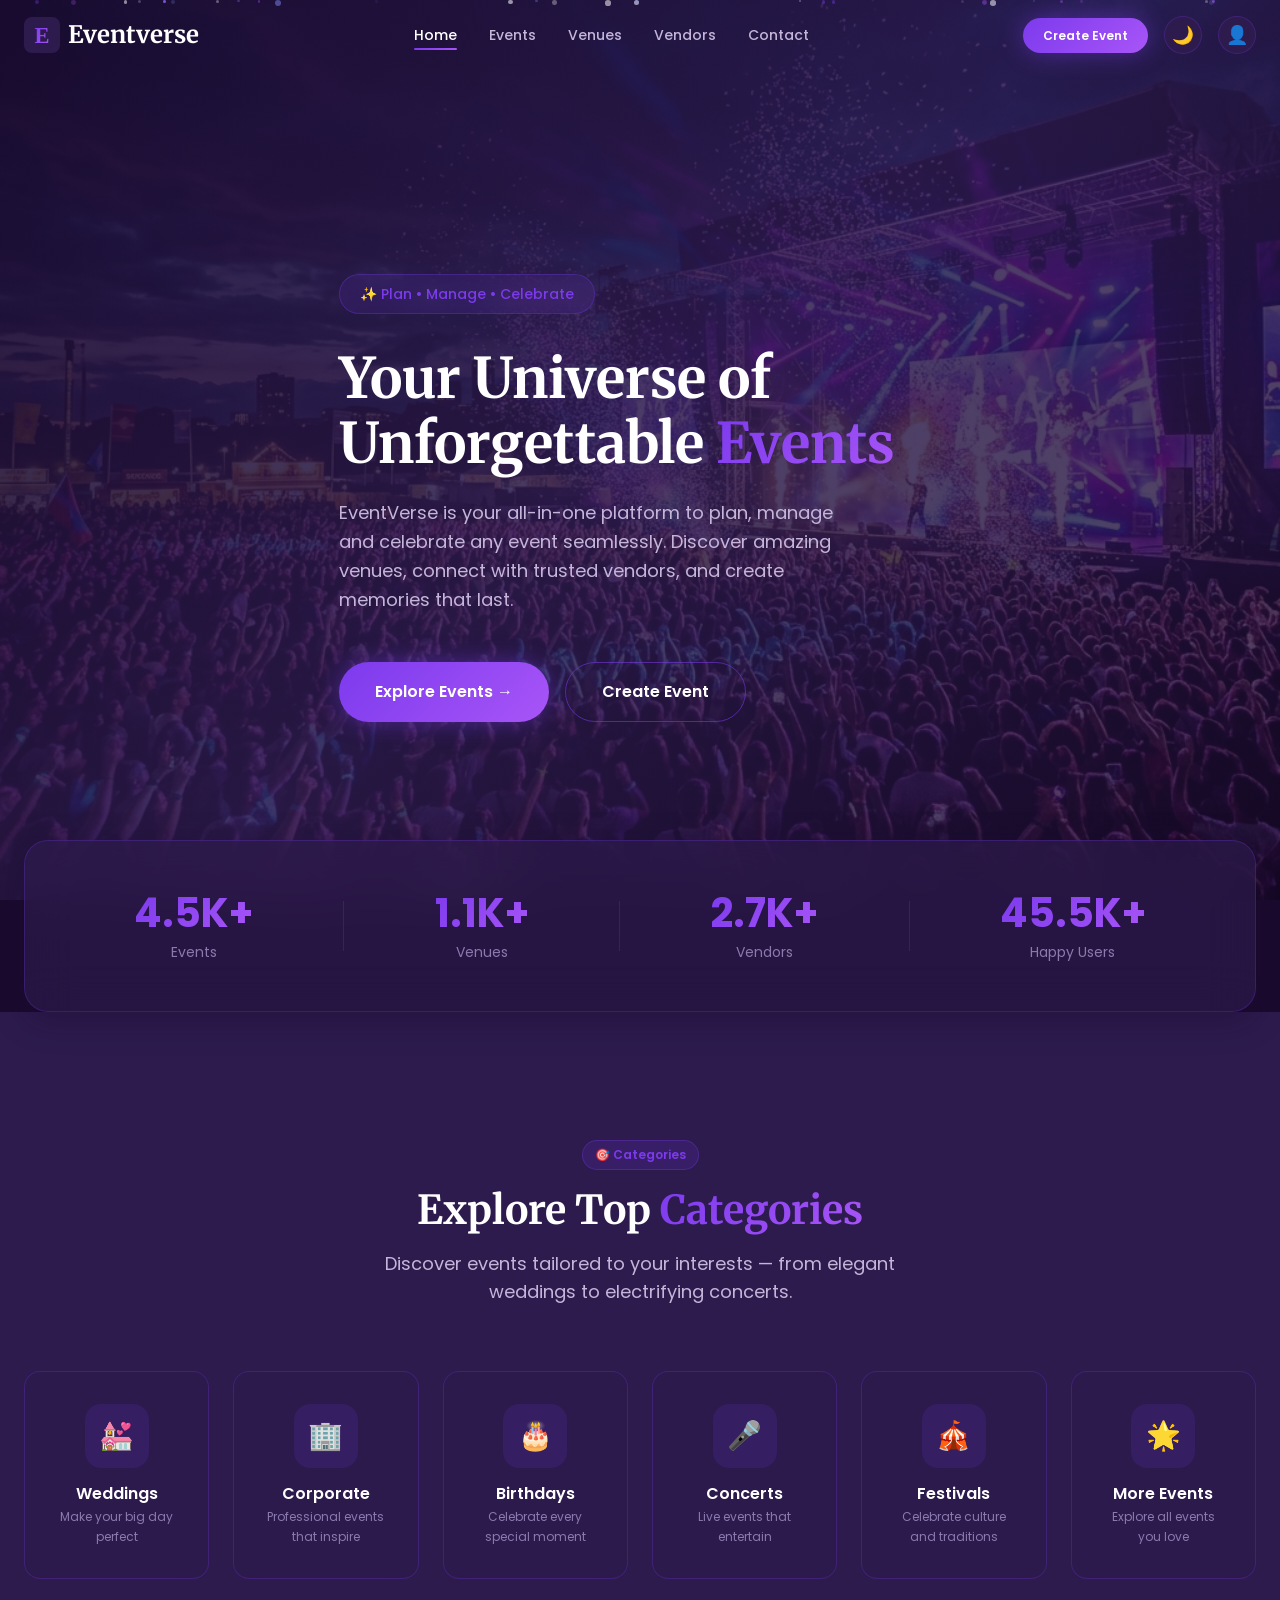
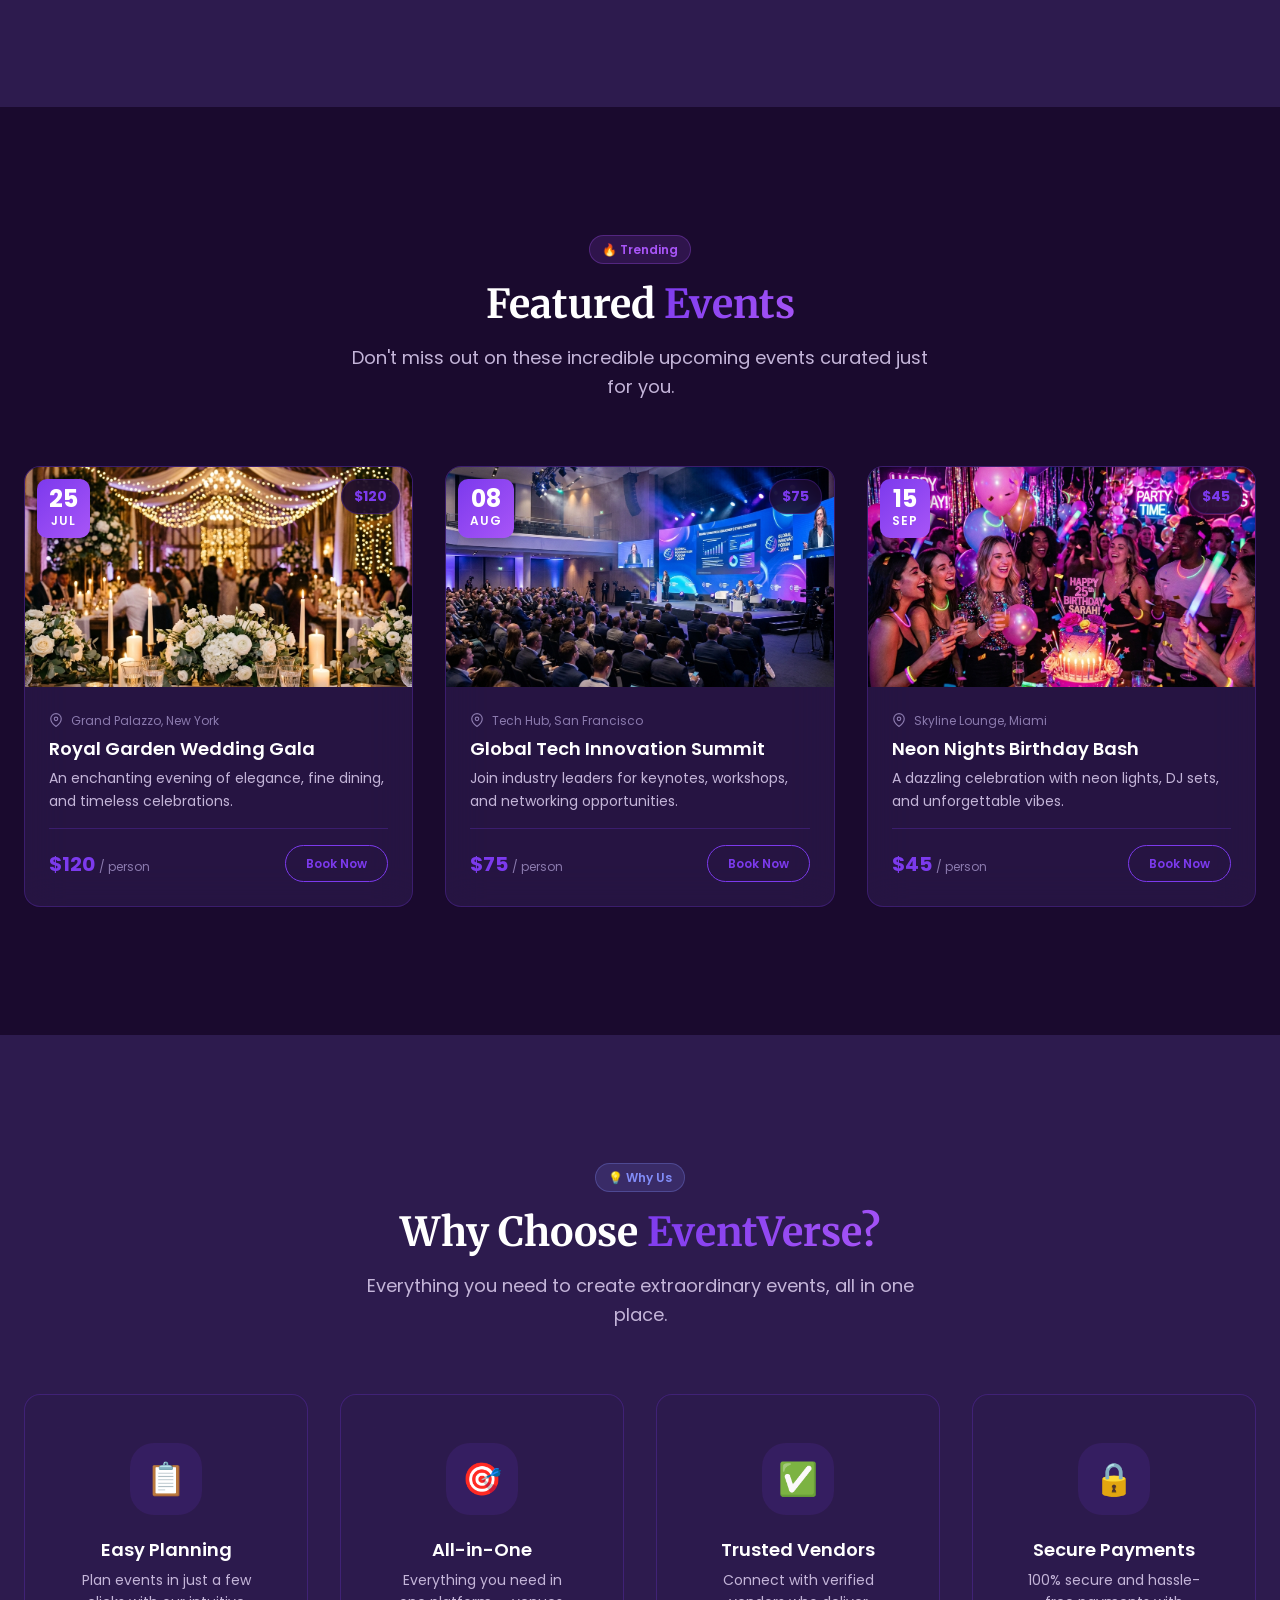
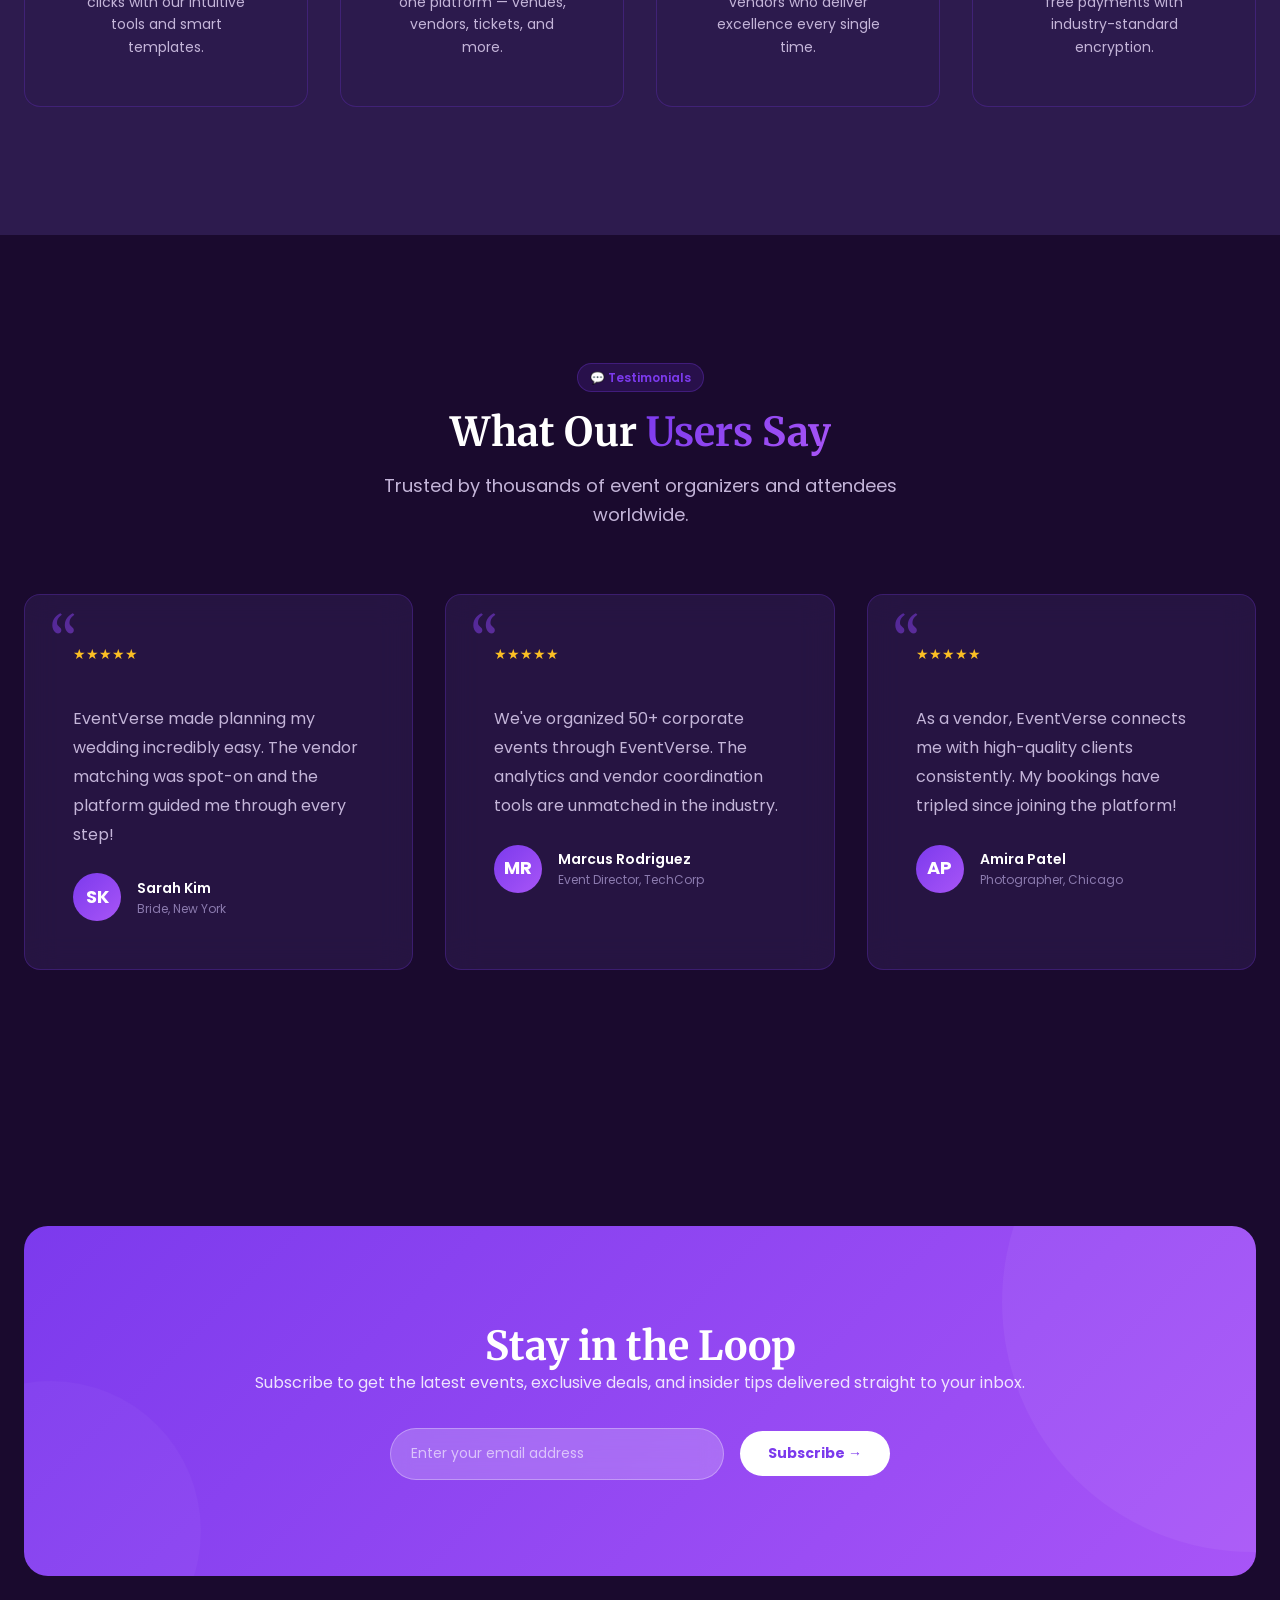
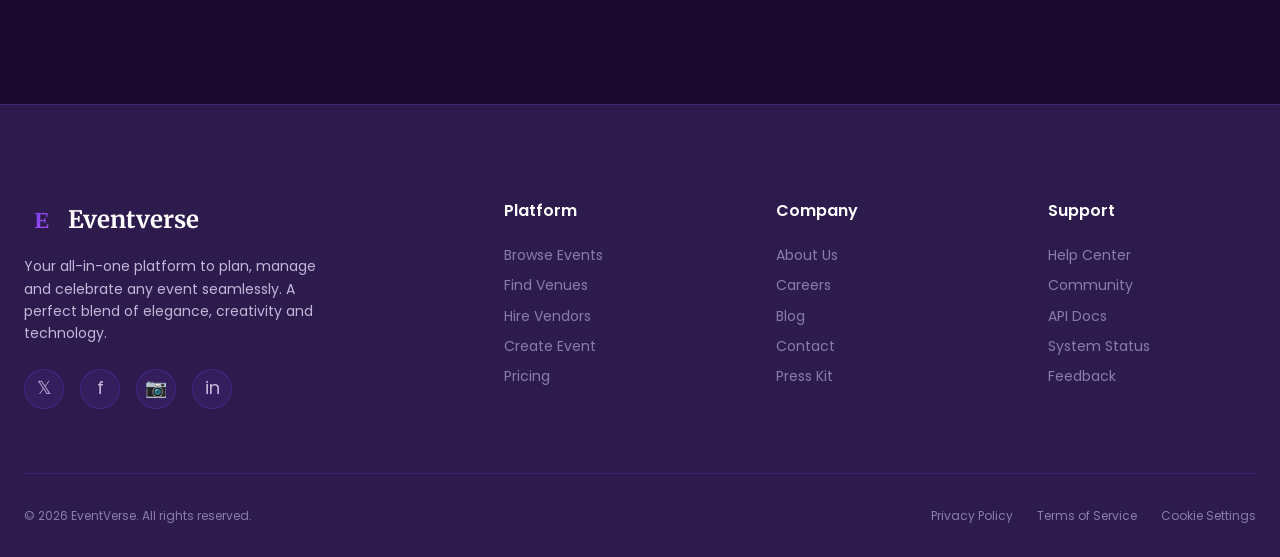
<file: event demo/index.html>
<!DOCTYPE html>
<html lang="en">
<head>
  <meta charset="UTF-8" />
  <meta name="viewport" content="width=device-width, initial-scale=1.0" />
  <title>EventVerse — Your Universe of Unforgettable Events</title>
  <meta name="description" content="EventVerse is your all-in-one platform to plan, manage and celebrate any event seamlessly. Explore events, venues, and trusted vendors." />
  <link rel="icon" href="favicon.svg" type="image/svg+xml" />
  <link rel="preconnect" href="https://fonts.googleapis.com" />
  <link rel="preconnect" href="https://fonts.gstatic.com" crossorigin />
  <link href="https://fonts.googleapis.com/css2?family=Merriweather:wght@400;700&family=Poppins:wght@400;500;600;700&display=swap" rel="stylesheet" />
  <link rel="stylesheet" href="css/variables.css" />
  <link rel="stylesheet" href="css/base.css" />
  <link rel="stylesheet" href="css/components.css" />
  <link rel="stylesheet" href="css/layout.css" />
  <link rel="stylesheet" href="css/pages/home.css" />
</head>
<body>

  <!-- ═══════════════════ NAVBAR ═══════════════════ -->
  <nav class="navbar" id="navbar">
    <div class="container navbar-inner">
      <a href="index.html" class="navbar-logo" aria-label="EventVerse Home">
        <svg viewBox="0 0 64 64" fill="none" xmlns="http://www.w3.org/2000/svg">
          <defs><linearGradient id="logo-g" x1="0%" y1="0%" x2="100%" y2="100%"><stop offset="0%" stop-color="#7C3AED"/><stop offset="100%" stop-color="#A855F7"/></linearGradient></defs>
          <rect width="64" height="64" rx="14" fill="#2D1B4E"/>
          <text x="32" y="46" text-anchor="middle" font-family="serif" font-weight="bold" font-size="40" fill="url(#logo-g)">E</text>
        </svg>
        <span>Eventverse</span>
      </a>

      <div class="navbar-links" id="navLinks">
        <a href="index.html" class="navbar-link active">Home</a>
        <a href="events.html" class="navbar-link">Events</a>
        <a href="venues.html" class="navbar-link">Venues</a>
        <a href="vendors.html" class="navbar-link">Vendors</a>
        <a href="contact.html" class="navbar-link">Contact</a>
      </div>

      <div class="navbar-actions">
        <a href="create-event.html" class="btn btn-primary btn-sm">Create Event</a>
        <button class="theme-toggle" aria-label="Toggle light/dark mode"><span class="icon-sun">☀️</span><span class="icon-moon">🌙</span></button>
        <div class="navbar-avatar" aria-label="User profile">👤</div>
        <div class="navbar-toggle" id="navToggle" aria-label="Toggle menu">
          <span></span><span></span><span></span>
        </div>
      </div>
    </div>
  </nav>

  <!-- ═══════════════════ HERO ═══════════════════ -->
  <section class="hero" id="hero">
    <div class="hero-bg">
      <img src="assets/images/hero-bg.png" alt="Vibrant concert event with purple stage lights" />
    </div>
    <div class="hero-particles" aria-hidden="true"></div>

    <div class="container hero-content">
      <div class="hero-label">✨ Plan • Manage • Celebrate</div>
      <h1>Your Universe of<br />Unforgettable <span class="text-gradient">Events</span></h1>
      <p class="hero-description">EventVerse is your all-in-one platform to plan, manage and celebrate any event seamlessly. Discover amazing venues, connect with trusted vendors, and create memories that last.</p>
      <div class="hero-buttons">
        <a href="events.html" class="btn btn-primary btn-lg">Explore Events →</a>
        <a href="create-event.html" class="btn btn-secondary btn-lg">Create Event</a>
      </div>
    </div>
  </section>

  <!-- ═══════════════════ STATS BAR ═══════════════════ -->
  <section class="stats-bar">
    <div class="container">
      <div class="stats-inner reveal">
        <div class="stat-item">
          <div class="stat-number" data-count="5000" data-suffix="+">0</div>
          <div class="stat-label">Events</div>
        </div>
        <div class="stat-divider"></div>
        <div class="stat-item">
          <div class="stat-number" data-count="1200" data-suffix="+">0</div>
          <div class="stat-label">Venues</div>
        </div>
        <div class="stat-divider"></div>
        <div class="stat-item">
          <div class="stat-number" data-count="3000" data-suffix="+">0</div>
          <div class="stat-label">Vendors</div>
        </div>
        <div class="stat-divider"></div>
        <div class="stat-item">
          <div class="stat-number" data-count="50000" data-suffix="+">0</div>
          <div class="stat-label">Happy Users</div>
        </div>
      </div>
    </div>
  </section>

  <!-- ═══════════════════ CATEGORIES ═══════════════════ -->
  <section class="section section-alt" id="categories">
    <div class="container">
      <div class="section-header reveal">
        <span class="badge">🎯 Categories</span>
        <h2>Explore Top <span class="text-gradient">Categories</span></h2>
        <p>Discover events tailored to your interests — from elegant weddings to electrifying concerts.</p>
      </div>

      <div class="categories-grid stagger-children">
        <div class="category-card">
          <div class="category-icon">💒</div>
          <h4>Weddings</h4>
          <p>Make your big day perfect</p>
        </div>
        <div class="category-card">
          <div class="category-icon">🏢</div>
          <h4>Corporate</h4>
          <p>Professional events that inspire</p>
        </div>
        <div class="category-card">
          <div class="category-icon">🎂</div>
          <h4>Birthdays</h4>
          <p>Celebrate every special moment</p>
        </div>
        <div class="category-card">
          <div class="category-icon">🎤</div>
          <h4>Concerts</h4>
          <p>Live events that entertain</p>
        </div>
        <div class="category-card">
          <div class="category-icon">🎪</div>
          <h4>Festivals</h4>
          <p>Celebrate culture and traditions</p>
        </div>
        <div class="category-card">
          <div class="category-icon">🌟</div>
          <h4>More Events</h4>
          <p>Explore all events you love</p>
        </div>
      </div>
    </div>
  </section>

  <!-- ═══════════════════ FEATURED EVENTS ═══════════════════ -->
  <section class="section" id="featured-events" style="transition: background-color 0.4s ease;">
    <div class="container">
      <div class="section-header reveal">
        <span class="badge badge-pink">🔥 Trending</span>
        <h2>Featured <span class="text-gradient">Events</span></h2>
        <p>Don't miss out on these incredible upcoming events curated just for you.</p>
      </div>

      <div class="featured-events-scroll stagger-children">
        <!-- Event Card 1 -->
        <div class="card event-card" data-category="wedding">
          <div class="card-img-wrapper">
            <img class="card-img" src="assets/images/wedding.png" alt="Grand wedding celebration" />
            <div class="date-badge">
              <span class="date-badge-day">25</span>
              <span class="date-badge-month">JUL</span>
            </div>
            <div class="price-tag">$120</div>
          </div>
          <div class="card-body">
            <div class="card-meta">
              <svg viewBox="0 0 24 24" fill="none" stroke="currentColor" stroke-width="2"><path d="M21 10c0 7-9 13-9 13s-9-6-9-13a9 9 0 0 1 18 0z"/><circle cx="12" cy="10" r="3"/></svg>
              Grand Palazzo, New York
            </div>
            <h4 class="card-title">Royal Garden Wedding Gala</h4>
            <p class="card-text">An enchanting evening of elegance, fine dining, and timeless celebrations.</p>
            <div class="card-footer">
              <span class="card-price">$120 <span>/ person</span></span>
              <a href="event-detail.html" class="btn btn-outline btn-sm">Book Now</a>
            </div>
          </div>
        </div>

        <!-- Event Card 2 -->
        <div class="card event-card" data-category="corporate">
          <div class="card-img-wrapper">
            <img class="card-img" src="assets/images/corporate.png" alt="Corporate tech summit" />
            <div class="date-badge">
              <span class="date-badge-day">08</span>
              <span class="date-badge-month">AUG</span>
            </div>
            <div class="price-tag">$75</div>
          </div>
          <div class="card-body">
            <div class="card-meta">
              <svg viewBox="0 0 24 24" fill="none" stroke="currentColor" stroke-width="2"><path d="M21 10c0 7-9 13-9 13s-9-6-9-13a9 9 0 0 1 18 0z"/><circle cx="12" cy="10" r="3"/></svg>
              Tech Hub, San Francisco
            </div>
            <h4 class="card-title">Global Tech Innovation Summit</h4>
            <p class="card-text">Join industry leaders for keynotes, workshops, and networking opportunities.</p>
            <div class="card-footer">
              <span class="card-price">$75 <span>/ person</span></span>
              <a href="event-detail.html" class="btn btn-outline btn-sm">Book Now</a>
            </div>
          </div>
        </div>

        <!-- Event Card 3 -->
        <div class="card event-card" data-category="birthday">
          <div class="card-img-wrapper">
            <img class="card-img" src="assets/images/birthday.png" alt="Colorful birthday celebration" />
            <div class="date-badge">
              <span class="date-badge-day">15</span>
              <span class="date-badge-month">SEP</span>
            </div>
            <div class="price-tag">$45</div>
          </div>
          <div class="card-body">
            <div class="card-meta">
              <svg viewBox="0 0 24 24" fill="none" stroke="currentColor" stroke-width="2"><path d="M21 10c0 7-9 13-9 13s-9-6-9-13a9 9 0 0 1 18 0z"/><circle cx="12" cy="10" r="3"/></svg>
              Skyline Lounge, Miami
            </div>
            <h4 class="card-title">Neon Nights Birthday Bash</h4>
            <p class="card-text">A dazzling celebration with neon lights, DJ sets, and unforgettable vibes.</p>
            <div class="card-footer">
              <span class="card-price">$45 <span>/ person</span></span>
              <a href="event-detail.html" class="btn btn-outline btn-sm">Book Now</a>
            </div>
          </div>
        </div>
      </div>
    </div>
  </section>

  <!-- ═══════════════════ WHY CHOOSE US ═══════════════════ -->
  <section class="section section-alt" id="why-us">
    <div class="container">
      <div class="section-header reveal">
        <span class="badge badge-blue">💡 Why Us</span>
        <h2>Why Choose <span class="text-gradient">EventVerse?</span></h2>
        <p>Everything you need to create extraordinary events, all in one place.</p>
      </div>

      <div class="grid grid-4 stagger-children">
        <div class="feature-card">
          <div class="feature-icon">📋</div>
          <h4>Easy Planning</h4>
          <p>Plan events in just a few clicks with our intuitive tools and smart templates.</p>
        </div>
        <div class="feature-card">
          <div class="feature-icon">🎯</div>
          <h4>All-in-One</h4>
          <p>Everything you need in one platform — venues, vendors, tickets, and more.</p>
        </div>
        <div class="feature-card">
          <div class="feature-icon">✅</div>
          <h4>Trusted Vendors</h4>
          <p>Connect with verified vendors who deliver excellence every single time.</p>
        </div>
        <div class="feature-card">
          <div class="feature-icon">🔒</div>
          <h4>Secure Payments</h4>
          <p>100% secure and hassle-free payments with industry-standard encryption.</p>
        </div>
      </div>
    </div>
  </section>

  <!-- ═══════════════════ TESTIMONIALS ═══════════════════ -->
  <section class="section" id="testimonials">
    <div class="container">
      <div class="section-header reveal">
        <span class="badge">💬 Testimonials</span>
        <h2>What Our <span class="text-gradient">Users Say</span></h2>
        <p>Trusted by thousands of event organizers and attendees worldwide.</p>
      </div>

      <div class="testimonials-grid stagger-children">
        <div class="testimonial-card">
          <div class="testimonial-stars">★★★★★</div>
          <p class="testimonial-text">EventVerse made planning my wedding incredibly easy. The vendor matching was spot-on and the platform guided me through every step!</p>
          <div class="testimonial-author">
            <div class="testimonial-avatar">SK</div>
            <div>
              <div class="testimonial-name">Sarah Kim</div>
              <div class="testimonial-role">Bride, New York</div>
            </div>
          </div>
        </div>

        <div class="testimonial-card">
          <div class="testimonial-stars">★★★★★</div>
          <p class="testimonial-text">We've organized 50+ corporate events through EventVerse. The analytics and vendor coordination tools are unmatched in the industry.</p>
          <div class="testimonial-author">
            <div class="testimonial-avatar">MR</div>
            <div>
              <div class="testimonial-name">Marcus Rodriguez</div>
              <div class="testimonial-role">Event Director, TechCorp</div>
            </div>
          </div>
        </div>

        <div class="testimonial-card">
          <div class="testimonial-stars">★★★★★</div>
          <p class="testimonial-text">As a vendor, EventVerse connects me with high-quality clients consistently. My bookings have tripled since joining the platform!</p>
          <div class="testimonial-author">
            <div class="testimonial-avatar">AP</div>
            <div>
              <div class="testimonial-name">Amira Patel</div>
              <div class="testimonial-role">Photographer, Chicago</div>
            </div>
          </div>
        </div>
      </div>
    </div>
  </section>

  <!-- ═══════════════════ NEWSLETTER ═══════════════════ -->
  <section class="section">
    <div class="container">
      <div class="newsletter reveal">
        <h2>Stay in the Loop</h2>
        <p>Subscribe to get the latest events, exclusive deals, and insider tips delivered straight to your inbox.</p>
        <form class="newsletter-form" id="newsletterForm" onsubmit="event.preventDefault(); this.querySelector('input').value=''; alert('Thanks for subscribing!');">
          <input type="email" placeholder="Enter your email address" required aria-label="Email address" />
          <button type="submit" class="btn">Subscribe →</button>
        </form>
      </div>
    </div>
  </section>

  <!-- ═══════════════════ FOOTER ═══════════════════ -->
  <footer class="footer" id="footer">
    <div class="container">
      <div class="footer-grid">
        <div class="footer-brand">
          <a href="index.html" class="navbar-logo">
            <svg viewBox="0 0 64 64" fill="none" xmlns="http://www.w3.org/2000/svg">
              <defs><linearGradient id="flogo-g" x1="0%" y1="0%" x2="100%" y2="100%"><stop offset="0%" stop-color="#7C3AED"/><stop offset="100%" stop-color="#A855F7"/></linearGradient></defs>
              <rect width="64" height="64" rx="14" fill="#2D1B4E"/>
              <text x="32" y="46" text-anchor="middle" font-family="serif" font-weight="bold" font-size="40" fill="url(#flogo-g)">E</text>
            </svg>
            <span>Eventverse</span>
          </a>
          <p>Your all-in-one platform to plan, manage and celebrate any event seamlessly. A perfect blend of elegance, creativity and technology.</p>
          <div class="footer-socials">
            <a href="#" class="footer-social-link" aria-label="Twitter">𝕏</a>
            <a href="#" class="footer-social-link" aria-label="Facebook">f</a>
            <a href="#" class="footer-social-link" aria-label="Instagram">📷</a>
            <a href="#" class="footer-social-link" aria-label="LinkedIn">in</a>
          </div>
        </div>

        <div>
          <h4 class="footer-heading">Platform</h4>
          <div class="footer-links">
            <a href="events.html" class="footer-link">Browse Events</a>
            <a href="venues.html" class="footer-link">Find Venues</a>
            <a href="vendors.html" class="footer-link">Hire Vendors</a>
            <a href="create-event.html" class="footer-link">Create Event</a>
            <a href="#" class="footer-link">Pricing</a>
          </div>
        </div>

        <div>
          <h4 class="footer-heading">Company</h4>
          <div class="footer-links">
            <a href="#" class="footer-link">About Us</a>
            <a href="#" class="footer-link">Careers</a>
            <a href="#" class="footer-link">Blog</a>
            <a href="contact.html" class="footer-link">Contact</a>
            <a href="#" class="footer-link">Press Kit</a>
          </div>
        </div>

        <div>
          <h4 class="footer-heading">Support</h4>
          <div class="footer-links">
            <a href="#" class="footer-link">Help Center</a>
            <a href="#" class="footer-link">Community</a>
            <a href="#" class="footer-link">API Docs</a>
            <a href="#" class="footer-link">System Status</a>
            <a href="contact.html" class="footer-link">Feedback</a>
          </div>
        </div>
      </div>

      <div class="footer-bottom">
        <p>&copy; 2026 EventVerse. All rights reserved.</p>
        <div class="footer-bottom-links">
          <a href="#">Privacy Policy</a>
          <a href="#">Terms of Service</a>
          <a href="#">Cookie Settings</a>
        </div>
      </div>
    </div>
  </footer>

  <script src="js/main.js"></script>
  <script src="js/counter.js"></script>
  <script src="js/animations.js"></script>
</body>
</html>
</file>
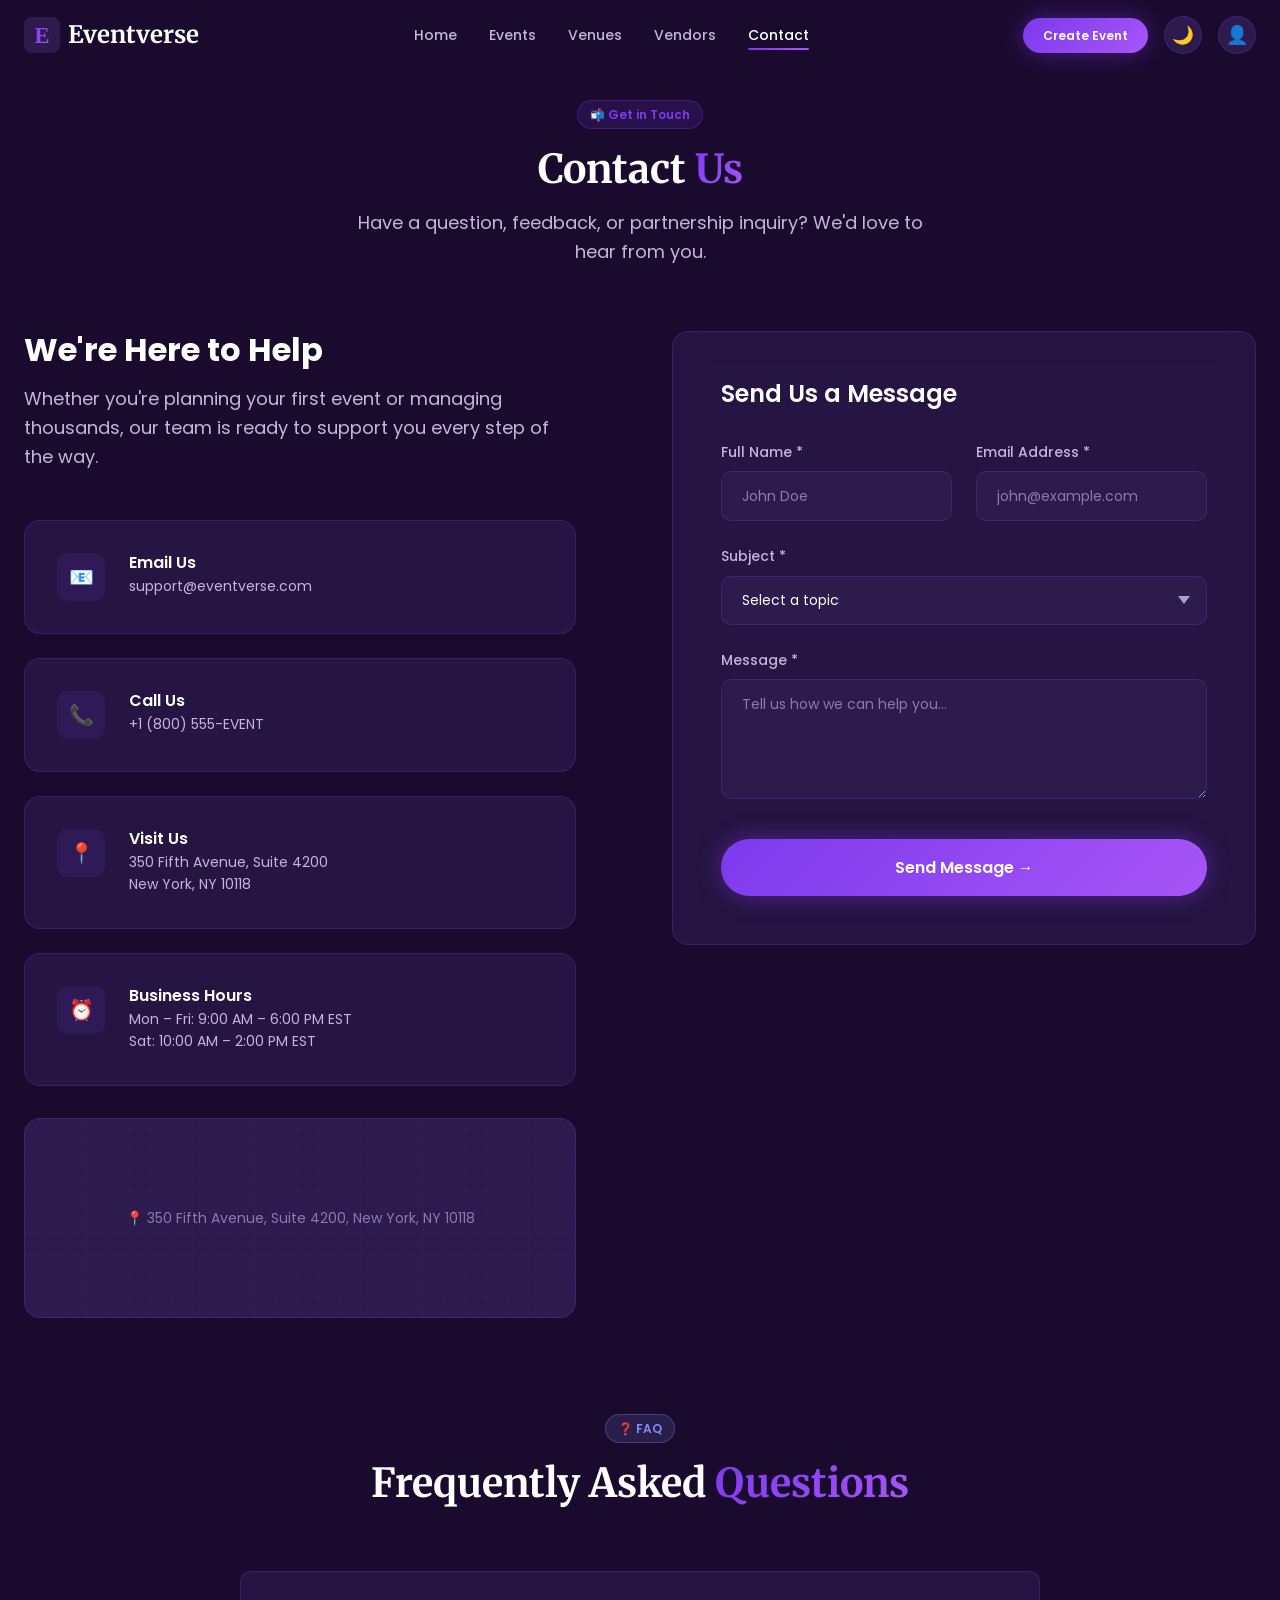
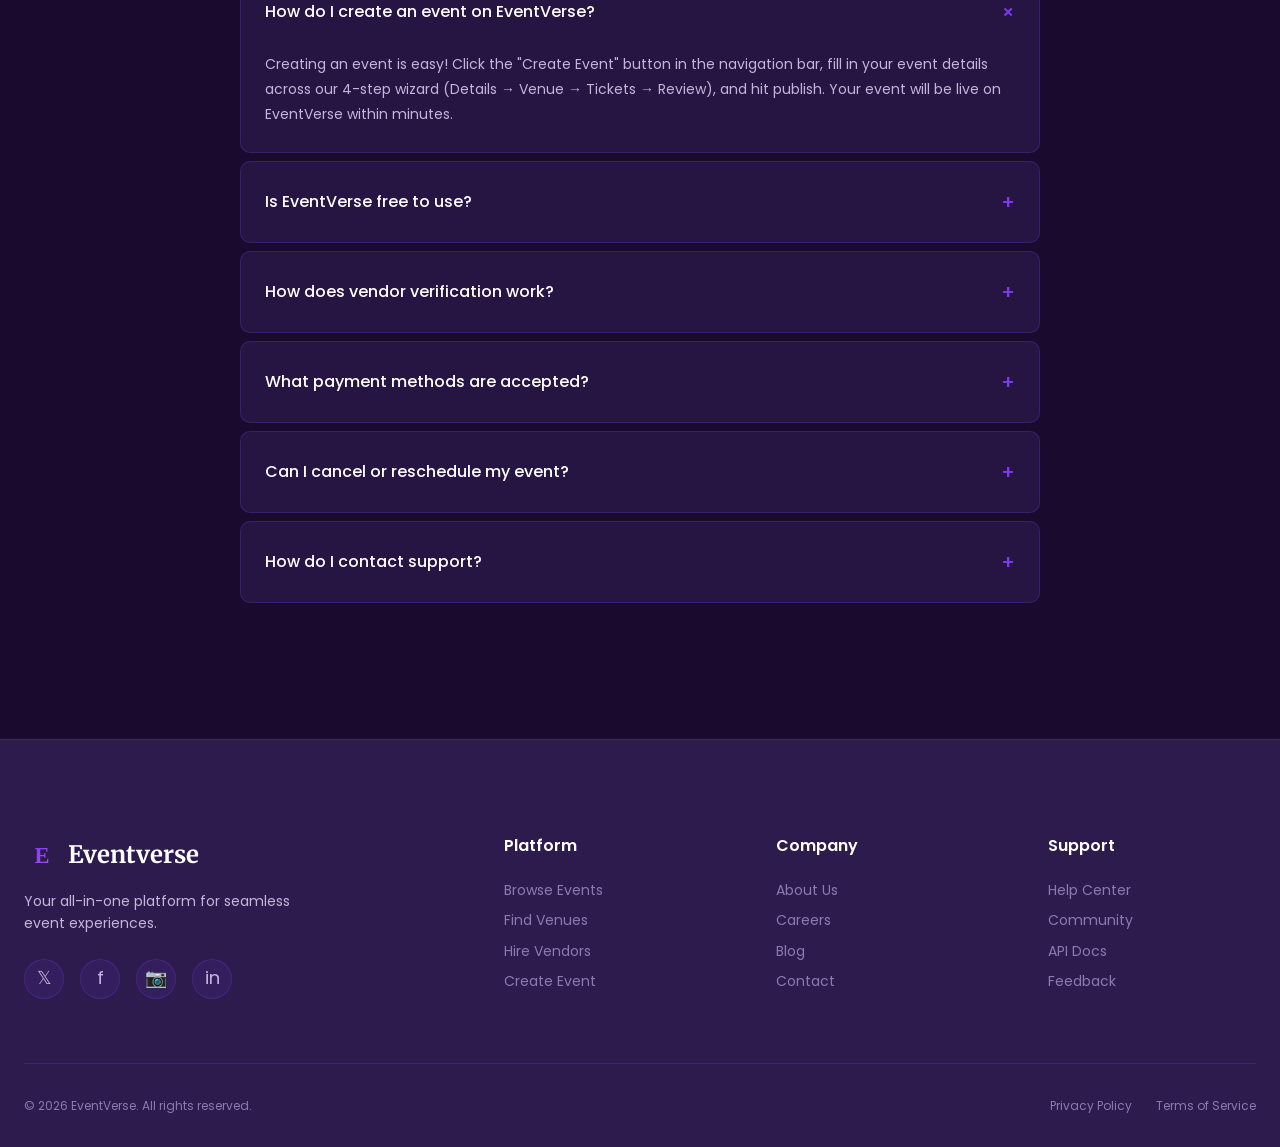
<file: event demo/contact.html>
<!DOCTYPE html>
<html lang="en">
<head>
  <meta charset="UTF-8" />
  <meta name="viewport" content="width=device-width, initial-scale=1.0" />
  <title>Contact Us — EventVerse</title>
  <meta name="description" content="Get in touch with the EventVerse team. We're here to help with any questions about events, venues, or vendors." />
  <link rel="icon" href="favicon.svg" type="image/svg+xml" />
  <link rel="preconnect" href="https://fonts.googleapis.com" />
  <link rel="preconnect" href="https://fonts.gstatic.com" crossorigin />
  <link href="https://fonts.googleapis.com/css2?family=Merriweather:wght@400;700&family=Poppins:wght@400;500;600;700&display=swap" rel="stylesheet" />
  <link rel="stylesheet" href="css/variables.css" />
  <link rel="stylesheet" href="css/base.css" />
  <link rel="stylesheet" href="css/components.css" />
  <link rel="stylesheet" href="css/layout.css" />
  <link rel="stylesheet" href="css/pages/contact.css" />
</head>
<body>

  <!-- Navbar -->
  <nav class="navbar scrolled" id="navbar">
    <div class="container navbar-inner">
      <a href="index.html" class="navbar-logo"><svg viewBox="0 0 64 64" fill="none"><defs><linearGradient id="logo-g" x1="0%" y1="0%" x2="100%" y2="100%"><stop offset="0%" stop-color="#7C3AED"/><stop offset="100%" stop-color="#A855F7"/></linearGradient></defs><rect width="64" height="64" rx="14" fill="#2D1B4E"/><text x="32" y="46" text-anchor="middle" font-family="serif" font-weight="bold" font-size="40" fill="url(#logo-g)">E</text></svg><span>Eventverse</span></a>
      <div class="navbar-links" id="navLinks">
        <a href="index.html" class="navbar-link">Home</a>
        <a href="events.html" class="navbar-link">Events</a>
        <a href="venues.html" class="navbar-link">Venues</a>
        <a href="vendors.html" class="navbar-link">Vendors</a>
        <a href="contact.html" class="navbar-link active">Contact</a>
      </div>
      <div class="navbar-actions">
        <a href="create-event.html" class="btn btn-primary btn-sm">Create Event</a>
        <button class="theme-toggle" aria-label="Toggle light/dark mode"><span class="icon-sun">☀️</span><span class="icon-moon">🌙</span></button>
        <div class="navbar-avatar">👤</div>
        <div class="navbar-toggle" id="navToggle"><span></span><span></span><span></span></div>
      </div>
    </div>
  </nav>

  <main class="contact-page section">
    <div class="container">
      <!-- Header -->
      <div class="section-header reveal">
        <span class="badge">📬 Get in Touch</span>
        <h2>Contact <span class="text-gradient">Us</span></h2>
        <p>Have a question, feedback, or partnership inquiry? We'd love to hear from you.</p>
      </div>

      <div class="contact-layout">
        <!-- Left: Info -->
        <div class="contact-info reveal-left">
          <h3 style="font-family:var(--font-body);margin-bottom:var(--space-md);">We're Here to Help</h3>
          <p>Whether you're planning your first event or managing thousands, our team is ready to support you every step of the way.</p>

          <div class="contact-cards">
            <div class="contact-card">
              <div class="contact-card-icon">📧</div>
              <div>
                <h5>Email Us</h5>
                <p>support@eventverse.com</p>
              </div>
            </div>
            <div class="contact-card">
              <div class="contact-card-icon">📞</div>
              <div>
                <h5>Call Us</h5>
                <p>+1 (800) 555-EVENT</p>
              </div>
            </div>
            <div class="contact-card">
              <div class="contact-card-icon">📍</div>
              <div>
                <h5>Visit Us</h5>
                <p>350 Fifth Avenue, Suite 4200<br />New York, NY 10118</p>
              </div>
            </div>
            <div class="contact-card">
              <div class="contact-card-icon">⏰</div>
              <div>
                <h5>Business Hours</h5>
                <p>Mon – Fri: 9:00 AM – 6:00 PM EST<br />Sat: 10:00 AM – 2:00 PM EST</p>
              </div>
            </div>
          </div>

          <div class="map-placeholder">
            <span>📍 350 Fifth Avenue, Suite 4200, New York, NY 10118</span>
          </div>
        </div>

        <!-- Right: Form -->
        <div class="contact-form-card reveal-right">
          <h3>Send Us a Message</h3>
          <form class="contact-form" id="contactForm" onsubmit="event.preventDefault(); alert('Message sent! We\'ll get back to you within 24 hours.'); this.reset();">
            <div class="form-row">
              <div class="form-group">
                <label class="form-label" for="contact-name">Full Name *</label>
                <input type="text" class="form-control" id="contact-name" placeholder="John Doe" required />
              </div>
              <div class="form-group">
                <label class="form-label" for="contact-email">Email Address *</label>
                <input type="email" class="form-control" id="contact-email" placeholder="john@example.com" required />
              </div>
            </div>
            <div class="form-group">
              <label class="form-label" for="contact-subject">Subject *</label>
              <select class="form-control" id="contact-subject" required>
                <option value="" disabled selected>Select a topic</option>
                <option>General Inquiry</option>
                <option>Event Planning Help</option>
                <option>Vendor Onboarding</option>
                <option>Technical Support</option>
                <option>Partnership / Sponsorship</option>
                <option>Billing / Payments</option>
                <option>Bug Report</option>
                <option>Feature Request</option>
              </select>
            </div>
            <div class="form-group">
              <label class="form-label" for="contact-message">Message *</label>
              <textarea class="form-control" id="contact-message" placeholder="Tell us how we can help you..." required></textarea>
            </div>
            <button type="submit" class="btn btn-primary btn-lg">Send Message →</button>
          </form>
        </div>
      </div>

      <!-- FAQ Section -->
      <section class="faq-section">
        <div class="section-header reveal">
          <span class="badge badge-blue">❓ FAQ</span>
          <h2>Frequently Asked <span class="text-gradient">Questions</span></h2>
        </div>

        <div style="max-width:800px;margin:0 auto;" class="reveal">
          <div class="accordion-item active">
            <div class="accordion-header">
              <span>How do I create an event on EventVerse?</span>
              <span class="accordion-icon">+</span>
            </div>
            <div class="accordion-content">
              <div class="accordion-body">
                Creating an event is easy! Click the "Create Event" button in the navigation bar, fill in your event details across our 4-step wizard (Details → Venue → Tickets → Review), and hit publish. Your event will be live on EventVerse within minutes.
              </div>
            </div>
          </div>

          <div class="accordion-item">
            <div class="accordion-header">
              <span>Is EventVerse free to use?</span>
              <span class="accordion-icon">+</span>
            </div>
            <div class="accordion-content">
              <div class="accordion-body">
                EventVerse is free for attendees to browse and book events. Event organizers can create events for free, with a small service fee applied to paid ticket sales. We also offer premium plans with advanced analytics, priority support, and custom branding options.
              </div>
            </div>
          </div>

          <div class="accordion-item">
            <div class="accordion-header">
              <span>How does vendor verification work?</span>
              <span class="accordion-icon">+</span>
            </div>
            <div class="accordion-content">
              <div class="accordion-body">
                All vendors on EventVerse go through a thorough verification process. We check their business credentials, review their portfolio, and collect feedback from past clients. Verified vendors receive a ✅ badge on their profile, giving organizers confidence in their quality and reliability.
              </div>
            </div>
          </div>

          <div class="accordion-item">
            <div class="accordion-header">
              <span>What payment methods are accepted?</span>
              <span class="accordion-icon">+</span>
            </div>
            <div class="accordion-content">
              <div class="accordion-body">
                We accept all major credit and debit cards (Visa, Mastercard, American Express), PayPal, Apple Pay, Google Pay, and bank transfers. All payments are processed securely with industry-standard encryption and PCI-DSS compliance.
              </div>
            </div>
          </div>

          <div class="accordion-item">
            <div class="accordion-header">
              <span>Can I cancel or reschedule my event?</span>
              <span class="accordion-icon">+</span>
            </div>
            <div class="accordion-content">
              <div class="accordion-body">
                Yes! Event organizers can cancel or reschedule their events from the event management dashboard. Attendees will be automatically notified of any changes. Refund policies vary — organizers can set their own refund terms, which are displayed on each event page.
              </div>
            </div>
          </div>

          <div class="accordion-item">
            <div class="accordion-header">
              <span>How do I contact support?</span>
              <span class="accordion-icon">+</span>
            </div>
            <div class="accordion-content">
              <div class="accordion-body">
                You can reach our support team via email at support@eventverse.com, by phone at +1 (800) 555-EVENT during business hours, or by filling out the contact form above. Our average response time is under 4 hours during business days.
              </div>
            </div>
          </div>
        </div>
      </section>
    </div>
  </main>

  <!-- Footer -->
  <footer class="footer">
    <div class="container">
      <div class="footer-grid">
        <div class="footer-brand"><a href="index.html" class="navbar-logo"><svg viewBox="0 0 64 64" fill="none"><defs><linearGradient id="flogo-g" x1="0%" y1="0%" x2="100%" y2="100%"><stop offset="0%" stop-color="#7C3AED"/><stop offset="100%" stop-color="#A855F7"/></linearGradient></defs><rect width="64" height="64" rx="14" fill="#2D1B4E"/><text x="32" y="46" text-anchor="middle" font-family="serif" font-weight="bold" font-size="40" fill="url(#flogo-g)">E</text></svg><span>Eventverse</span></a><p>Your all-in-one platform for seamless event experiences.</p><div class="footer-socials"><a href="#" class="footer-social-link">𝕏</a><a href="#" class="footer-social-link">f</a><a href="#" class="footer-social-link">📷</a><a href="#" class="footer-social-link">in</a></div></div>
        <div><h4 class="footer-heading">Platform</h4><div class="footer-links"><a href="events.html" class="footer-link">Browse Events</a><a href="venues.html" class="footer-link">Find Venues</a><a href="vendors.html" class="footer-link">Hire Vendors</a><a href="create-event.html" class="footer-link">Create Event</a></div></div>
        <div><h4 class="footer-heading">Company</h4><div class="footer-links"><a href="#" class="footer-link">About Us</a><a href="#" class="footer-link">Careers</a><a href="#" class="footer-link">Blog</a><a href="contact.html" class="footer-link">Contact</a></div></div>
        <div><h4 class="footer-heading">Support</h4><div class="footer-links"><a href="#" class="footer-link">Help Center</a><a href="#" class="footer-link">Community</a><a href="#" class="footer-link">API Docs</a><a href="contact.html" class="footer-link">Feedback</a></div></div>
      </div>
      <div class="footer-bottom"><p>&copy; 2026 EventVerse. All rights reserved.</p><div class="footer-bottom-links"><a href="#">Privacy Policy</a><a href="#">Terms of Service</a></div></div>
    </div>
  </footer>

  <script src="js/main.js"></script>
  <script src="js/animations.js"></script>
</body>
</html>
</file>
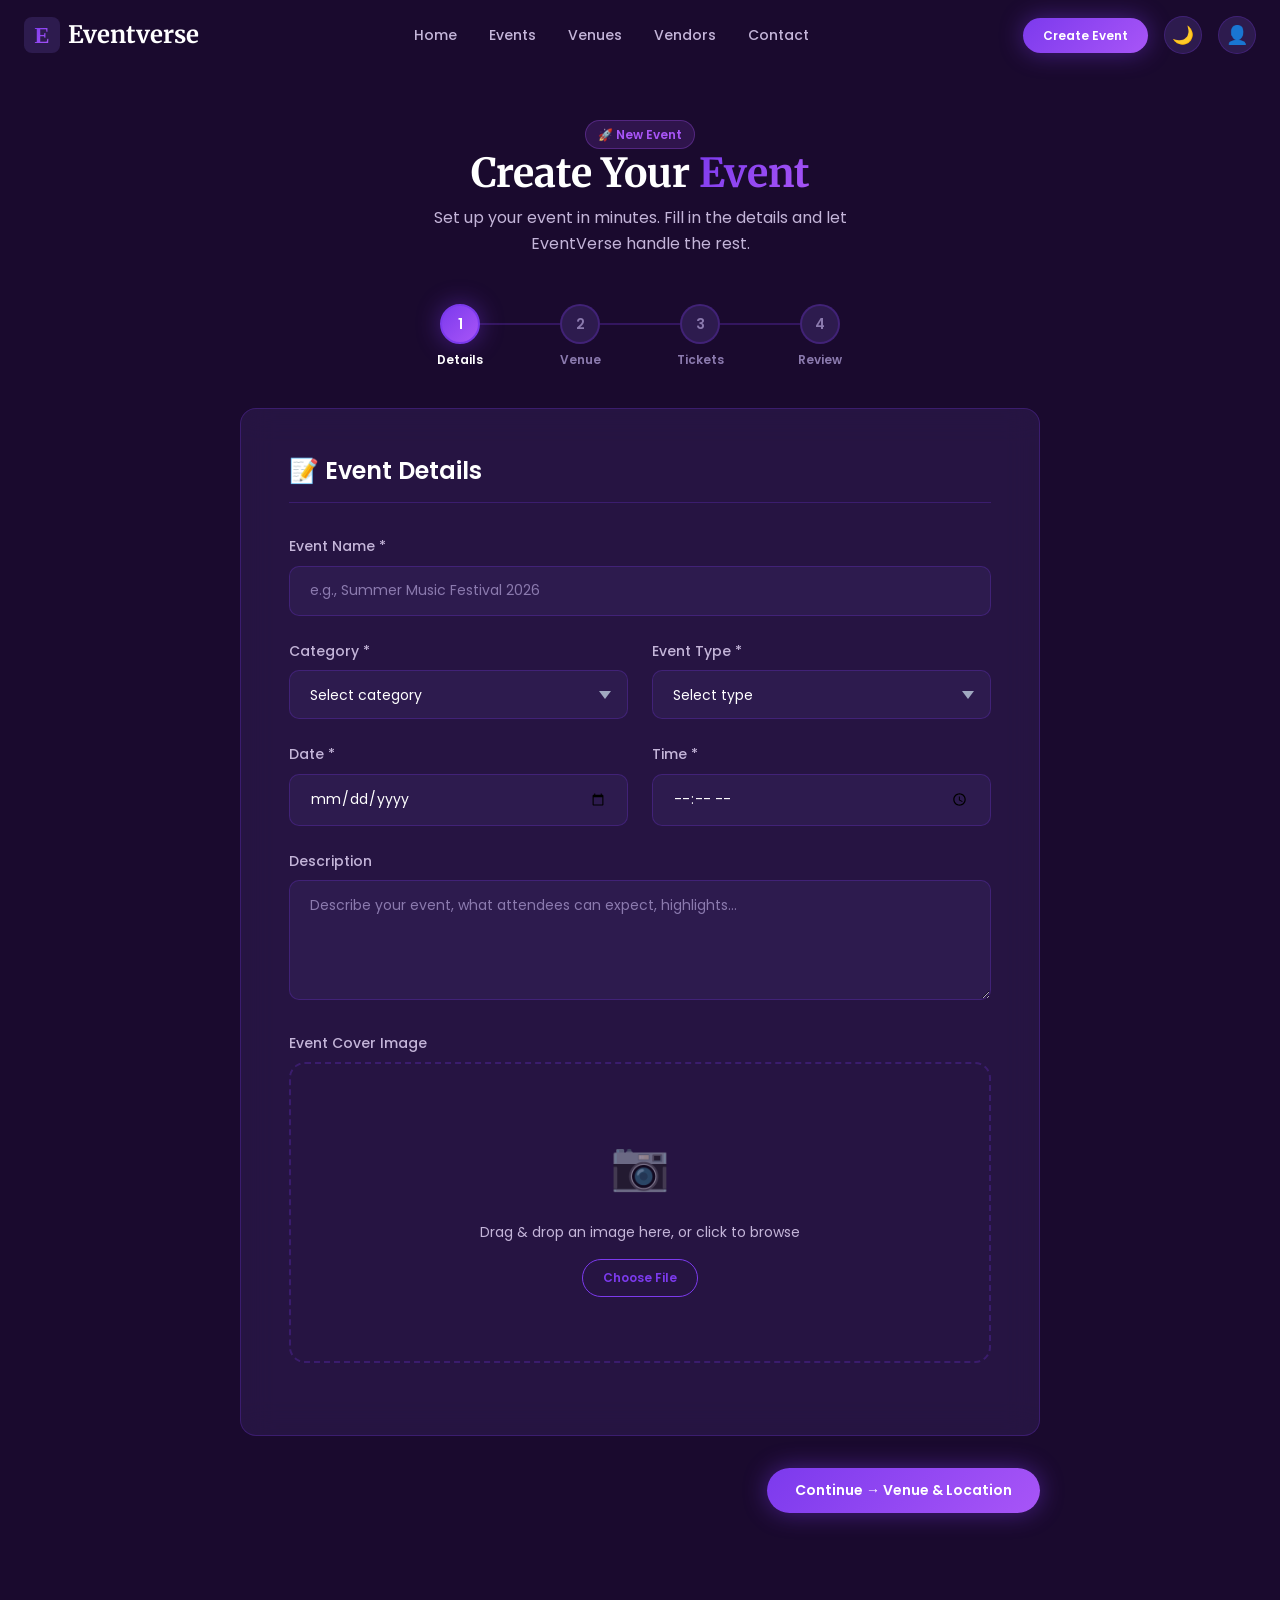
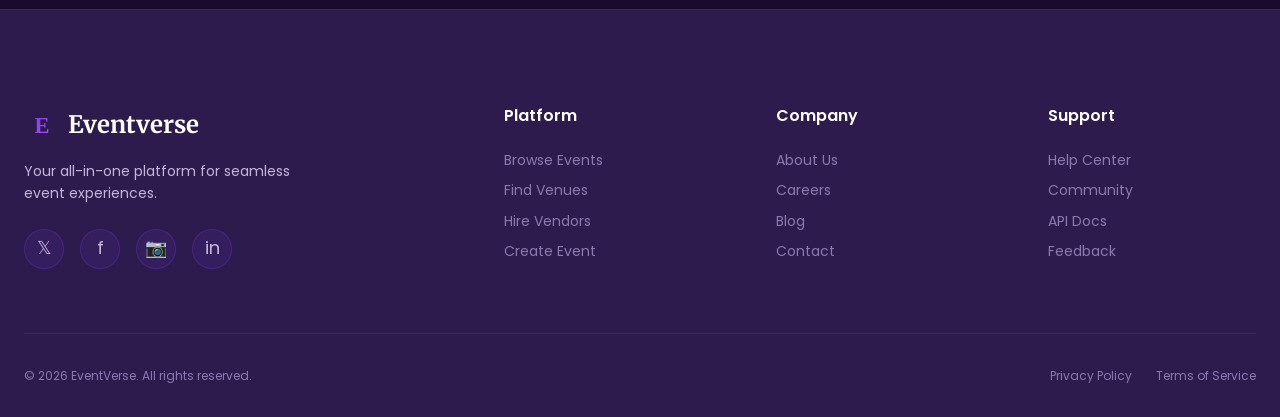
<file: event demo/create-event.html>
<!DOCTYPE html>
<html lang="en">
<head>
  <meta charset="UTF-8" />
  <meta name="viewport" content="width=device-width, initial-scale=1.0" />
  <title>Create Event — EventVerse</title>
  <meta name="description" content="Create your event on EventVerse. Set up details, choose a venue, add tickets, and publish in minutes." />
  <link rel="icon" href="favicon.svg" type="image/svg+xml" />
  <link rel="preconnect" href="https://fonts.googleapis.com" />
  <link rel="preconnect" href="https://fonts.gstatic.com" crossorigin />
  <link href="https://fonts.googleapis.com/css2?family=Merriweather:wght@400;700&family=Poppins:wght@400;500;600;700&display=swap" rel="stylesheet" />
  <link rel="stylesheet" href="css/variables.css" />
  <link rel="stylesheet" href="css/base.css" />
  <link rel="stylesheet" href="css/components.css" />
  <link rel="stylesheet" href="css/layout.css" />
  <link rel="stylesheet" href="css/pages/create-event.css" />
</head>
<body>

  <!-- Navbar -->
  <nav class="navbar scrolled" id="navbar">
    <div class="container navbar-inner">
      <a href="index.html" class="navbar-logo"><svg viewBox="0 0 64 64" fill="none"><defs><linearGradient id="logo-g" x1="0%" y1="0%" x2="100%" y2="100%"><stop offset="0%" stop-color="#7C3AED"/><stop offset="100%" stop-color="#A855F7"/></linearGradient></defs><rect width="64" height="64" rx="14" fill="#2D1B4E"/><text x="32" y="46" text-anchor="middle" font-family="serif" font-weight="bold" font-size="40" fill="url(#logo-g)">E</text></svg><span>Eventverse</span></a>
      <div class="navbar-links" id="navLinks">
        <a href="index.html" class="navbar-link">Home</a>
        <a href="events.html" class="navbar-link">Events</a>
        <a href="venues.html" class="navbar-link">Venues</a>
        <a href="vendors.html" class="navbar-link">Vendors</a>
        <a href="contact.html" class="navbar-link">Contact</a>
      </div>
      <div class="navbar-actions">
        <a href="create-event.html" class="btn btn-primary btn-sm">Create Event</a>
        <button class="theme-toggle" aria-label="Toggle light/dark mode"><span class="icon-sun">☀️</span><span class="icon-moon">🌙</span></button>
        <div class="navbar-avatar">👤</div>
        <div class="navbar-toggle" id="navToggle"><span></span><span></span><span></span></div>
      </div>
    </div>
  </nav>

  <main class="create-page">
    <div class="container">
      <div class="create-header reveal">
        <span class="badge badge-pink">🚀 New Event</span>
        <h2>Create Your <span class="text-gradient">Event</span></h2>
        <p style="color:var(--color-text-secondary);max-width:500px;margin:var(--space-sm) auto 0;">Set up your event in minutes. Fill in the details and let EventVerse handle the rest.</p>
      </div>

      <!-- Progress Steps -->
      <div class="progress-steps reveal" style="margin-top:var(--space-2xl);">
        <div class="progress-step">
          <div class="step-circle active">
            1
            <span class="step-label">Details</span>
          </div>
        </div>
        <div class="step-line"></div>
        <div class="progress-step">
          <div class="step-circle">
            2
            <span class="step-label">Venue</span>
          </div>
        </div>
        <div class="step-line"></div>
        <div class="progress-step">
          <div class="step-circle">
            3
            <span class="step-label">Tickets</span>
          </div>
        </div>
        <div class="step-line"></div>
        <div class="progress-step">
          <div class="step-circle">
            4
            <span class="step-label">Review</span>
          </div>
        </div>
      </div>

      <!-- Form Wizard -->
      <div class="form-wizard">

        <!-- ═══ STEP 1: Event Details ═══ -->
        <div class="wizard-step active">
          <div class="form-card">
            <h3>📝 Event Details</h3>
            <div class="form-group">
              <label class="form-label" for="event-name">Event Name *</label>
              <input type="text" class="form-control" id="event-name" placeholder="e.g., Summer Music Festival 2026" />
            </div>
            <div class="form-row">
              <div class="form-group">
                <label class="form-label" for="event-category">Category *</label>
                <select class="form-control" id="event-category">
                  <option value="" disabled selected>Select category</option>
                  <option>Wedding</option>
                  <option>Corporate</option>
                  <option>Birthday</option>
                  <option>Concert</option>
                  <option>Festival</option>
                  <option>Conference</option>
                  <option>Other</option>
                </select>
              </div>
              <div class="form-group">
                <label class="form-label" for="event-type">Event Type *</label>
                <select class="form-control" id="event-type">
                  <option value="" disabled selected>Select type</option>
                  <option>In-Person</option>
                  <option>Virtual</option>
                  <option>Hybrid</option>
                </select>
              </div>
            </div>
            <div class="form-row">
              <div class="form-group">
                <label class="form-label" for="event-date">Date *</label>
                <input type="date" class="form-control" id="event-date" />
              </div>
              <div class="form-group">
                <label class="form-label" for="event-time">Time *</label>
                <input type="time" class="form-control" id="event-time" />
              </div>
            </div>
            <div class="form-group">
              <label class="form-label" for="event-description">Description</label>
              <textarea class="form-control" id="event-description" placeholder="Describe your event, what attendees can expect, highlights..."></textarea>
            </div>
            <div class="form-group">
              <label class="form-label">Event Cover Image</label>
              <div class="image-upload">
                <div class="image-upload-icon">📷</div>
                <p>Drag & drop an image here, or click to browse</p>
                <span class="btn btn-outline btn-sm" style="margin-top:var(--space-md);">Choose File</span>
              </div>
            </div>
          </div>

          <div class="wizard-nav">
            <div></div>
            <button class="btn btn-primary" data-wizard="next">Continue → Venue & Location</button>
          </div>
        </div>

        <!-- ═══ STEP 2: Venue & Location ═══ -->
        <div class="wizard-step">
          <div class="form-card">
            <h3>📍 Venue & Location</h3>
            <div class="form-group">
              <label class="form-label" for="event-venue">Venue Name *</label>
              <input type="text" class="form-control" id="event-venue" placeholder="e.g., Grand Palazzo Ballroom" />
            </div>
            <div class="form-group">
              <label class="form-label" for="event-location">Address *</label>
              <input type="text" class="form-control" id="event-location" placeholder="e.g., 142 West 57th St, New York, NY 10019" />
            </div>
            <div class="form-row">
              <div class="form-group">
                <label class="form-label" for="event-city">City</label>
                <input type="text" class="form-control" id="event-city" placeholder="New York" />
              </div>
              <div class="form-group">
                <label class="form-label" for="event-capacity">Capacity</label>
                <input type="number" class="form-control" id="event-capacity" placeholder="e.g., 500" />
              </div>
            </div>
            <div class="form-group">
              <label class="form-label">Preferred Vendors (Optional)</label>
              <div style="display:flex;flex-wrap:wrap;gap:var(--space-sm);margin-top:var(--space-sm);">
                <span class="tag" style="cursor:pointer;">🍽️ Catering</span>
                <span class="tag" style="cursor:pointer;">📸 Photography</span>
                <span class="tag" style="cursor:pointer;">🎨 Décor</span>
                <span class="tag" style="cursor:pointer;">🎵 Music/DJ</span>
                <span class="tag" style="cursor:pointer;">💐 Florals</span>
                <span class="tag" style="cursor:pointer;">📋 Planning</span>
              </div>
            </div>
          </div>

          <div class="wizard-nav">
            <button class="btn btn-secondary" data-wizard="prev">← Back</button>
            <button class="btn btn-primary" data-wizard="next">Continue → Tickets</button>
          </div>
        </div>

        <!-- ═══ STEP 3: Tickets ═══ -->
        <div class="wizard-step">
          <div class="form-card">
            <h3>🎟️ Ticket Tiers</h3>
            <p style="font-size:var(--fs-sm);color:var(--color-text-muted);margin-bottom:var(--space-xl);">Define your ticket tiers. You can add multiple tiers with different pricing and quantities.</p>

            <div class="ticket-builder">
              <div class="ticket-row">
                <div class="form-group">
                  <label class="form-label">Tier Name</label>
                  <input type="text" class="form-control" placeholder="e.g., General Admission" value="General Admission" />
                </div>
                <div class="form-group">
                  <label class="form-label">Price ($)</label>
                  <input type="number" class="form-control" placeholder="0" value="50" />
                </div>
                <div class="form-group">
                  <label class="form-label">Quantity</label>
                  <input type="number" class="form-control" placeholder="100" value="200" />
                </div>
                <button class="ticket-remove-btn" aria-label="Remove">✕</button>
              </div>

              <div class="ticket-row">
                <div class="form-group">
                  <label class="form-label">Tier Name</label>
                  <input type="text" class="form-control" placeholder="e.g., VIP" value="VIP" />
                </div>
                <div class="form-group">
                  <label class="form-label">Price ($)</label>
                  <input type="number" class="form-control" placeholder="0" value="150" />
                </div>
                <div class="form-group">
                  <label class="form-label">Quantity</label>
                  <input type="number" class="form-control" placeholder="100" value="50" />
                </div>
                <button class="ticket-remove-btn" aria-label="Remove">✕</button>
              </div>

              <button class="add-ticket-btn">+ Add Another Tier</button>
            </div>
          </div>

          <div class="wizard-nav">
            <button class="btn btn-secondary" data-wizard="prev">← Back</button>
            <button class="btn btn-primary" data-wizard="next">Continue → Review</button>
          </div>
        </div>

        <!-- ═══ STEP 4: Review & Publish ═══ -->
        <div class="wizard-step">
          <div class="form-card">
            <h3>✅ Review & Publish</h3>
            <p style="font-size:var(--fs-sm);color:var(--color-text-muted);margin-bottom:var(--space-xl);">Double-check your event details before publishing.</p>

            <div class="review-section">
              <div class="review-item">
                <span class="review-label">Event Name</span>
                <span class="review-value" id="review-name">—</span>
              </div>
              <div class="review-item">
                <span class="review-label">Category</span>
                <span class="review-value" id="review-category">—</span>
              </div>
              <div class="review-item">
                <span class="review-label">Date</span>
                <span class="review-value" id="review-date">—</span>
              </div>
              <div class="review-item">
                <span class="review-label">Time</span>
                <span class="review-value" id="review-time">—</span>
              </div>
              <div class="review-item">
                <span class="review-label">Venue</span>
                <span class="review-value" id="review-venue">—</span>
              </div>
              <div class="review-item">
                <span class="review-label">Location</span>
                <span class="review-value" id="review-location">—</span>
              </div>
            </div>

            <div class="divider"></div>

            <div style="display:flex;align-items:center;gap:var(--space-sm);margin-bottom:var(--space-md);">
              <input type="checkbox" id="terms-check" style="width:18px;height:18px;accent-color:var(--color-accent-purple);" />
              <label for="terms-check" style="font-size:var(--fs-sm);color:var(--color-text-secondary);cursor:pointer;">
                I agree to the <a href="#" style="color:var(--color-accent-purple);">Terms of Service</a> and <a href="#" style="color:var(--color-accent-purple);">Event Guidelines</a>
              </label>
            </div>
          </div>

          <div class="wizard-nav">
            <button class="btn btn-secondary" data-wizard="prev">← Back</button>
            <button class="btn btn-primary btn-lg" onclick="alert('🎉 Event Published Successfully!\\n\\nYour event is now live on EventVerse. You will receive a confirmation email shortly.');">🚀 Publish Event</button>
          </div>
        </div>

      </div>
    </div>
  </main>

  <!-- Footer -->
  <footer class="footer">
    <div class="container">
      <div class="footer-grid">
        <div class="footer-brand"><a href="index.html" class="navbar-logo"><svg viewBox="0 0 64 64" fill="none"><defs><linearGradient id="flogo-g" x1="0%" y1="0%" x2="100%" y2="100%"><stop offset="0%" stop-color="#7C3AED"/><stop offset="100%" stop-color="#A855F7"/></linearGradient></defs><rect width="64" height="64" rx="14" fill="#2D1B4E"/><text x="32" y="46" text-anchor="middle" font-family="serif" font-weight="bold" font-size="40" fill="url(#flogo-g)">E</text></svg><span>Eventverse</span></a><p>Your all-in-one platform for seamless event experiences.</p><div class="footer-socials"><a href="#" class="footer-social-link">𝕏</a><a href="#" class="footer-social-link">f</a><a href="#" class="footer-social-link">📷</a><a href="#" class="footer-social-link">in</a></div></div>
        <div><h4 class="footer-heading">Platform</h4><div class="footer-links"><a href="events.html" class="footer-link">Browse Events</a><a href="venues.html" class="footer-link">Find Venues</a><a href="vendors.html" class="footer-link">Hire Vendors</a><a href="create-event.html" class="footer-link">Create Event</a></div></div>
        <div><h4 class="footer-heading">Company</h4><div class="footer-links"><a href="#" class="footer-link">About Us</a><a href="#" class="footer-link">Careers</a><a href="#" class="footer-link">Blog</a><a href="contact.html" class="footer-link">Contact</a></div></div>
        <div><h4 class="footer-heading">Support</h4><div class="footer-links"><a href="#" class="footer-link">Help Center</a><a href="#" class="footer-link">Community</a><a href="#" class="footer-link">API Docs</a><a href="contact.html" class="footer-link">Feedback</a></div></div>
      </div>
      <div class="footer-bottom"><p>&copy; 2026 EventVerse. All rights reserved.</p><div class="footer-bottom-links"><a href="#">Privacy Policy</a><a href="#">Terms of Service</a></div></div>
    </div>
  </footer>

  <script src="js/main.js"></script>
  <script src="js/form-wizard.js"></script>
</body>
</html>
</file>
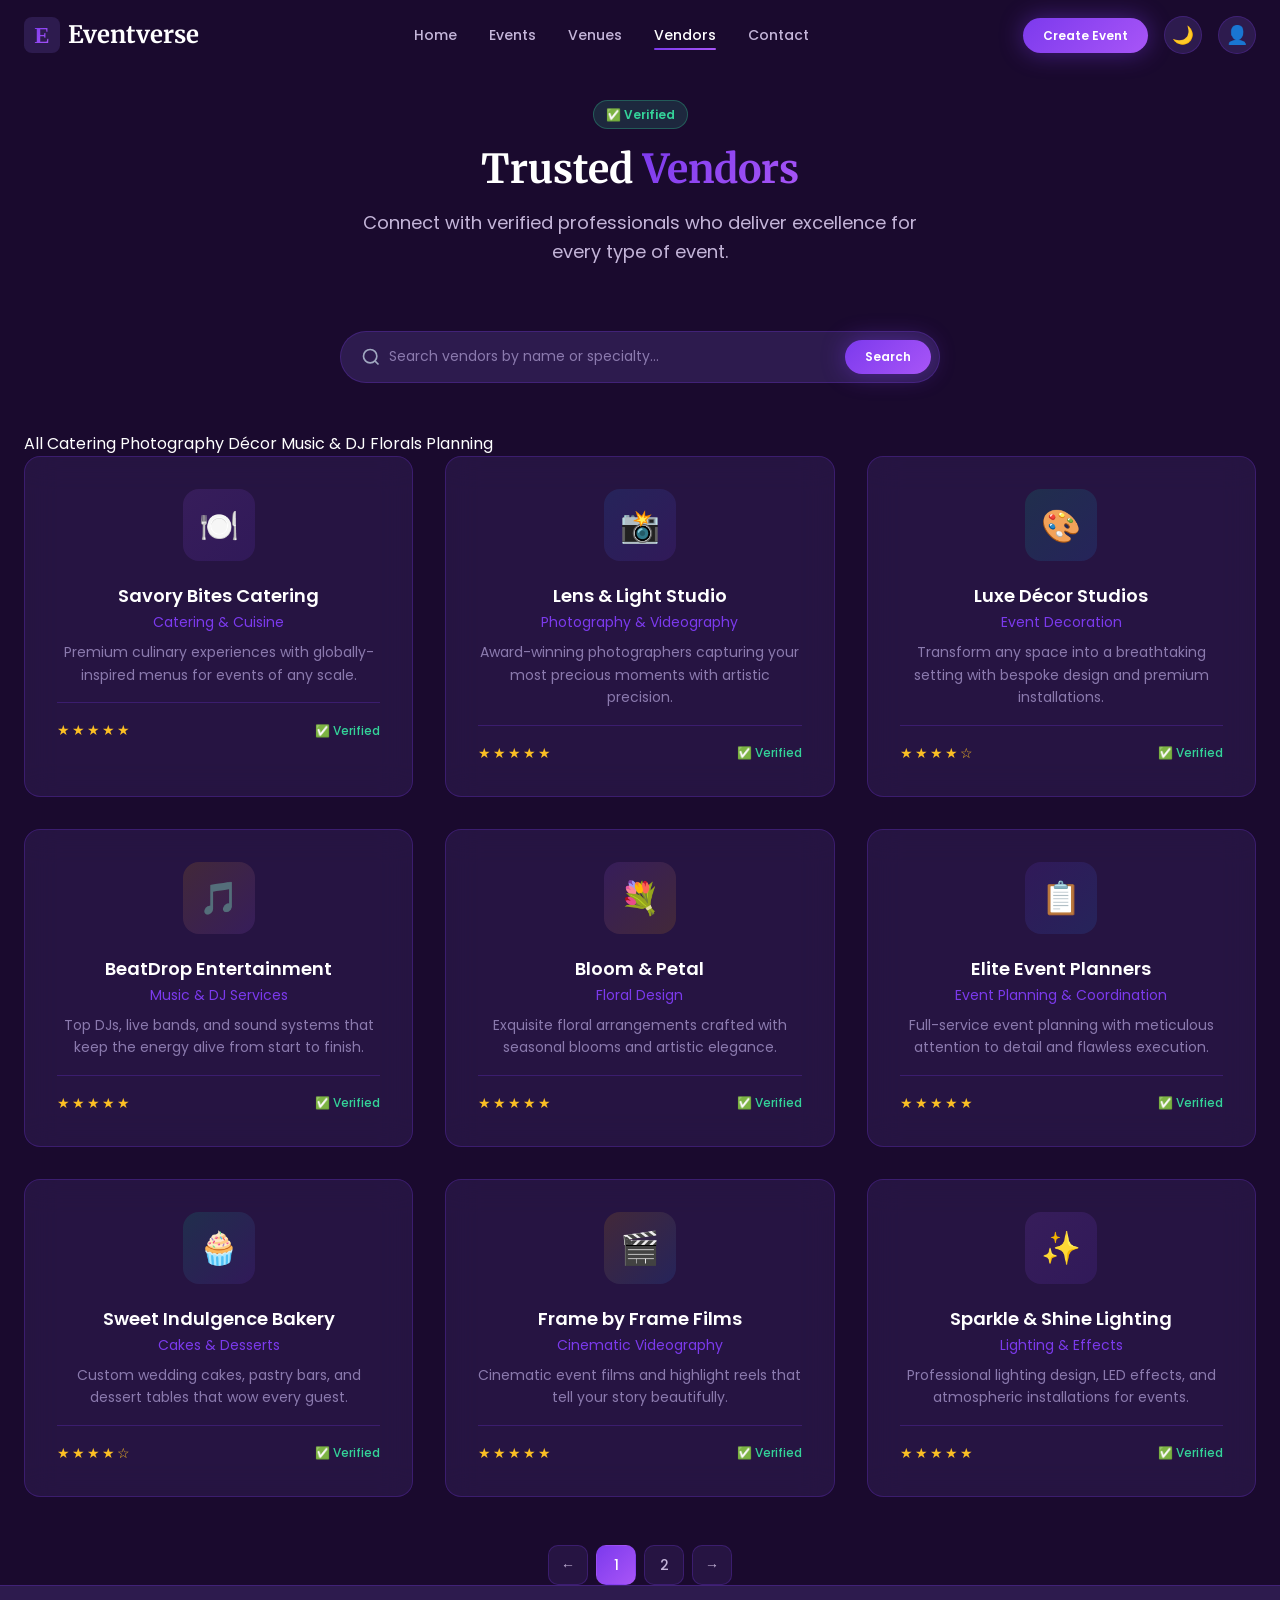
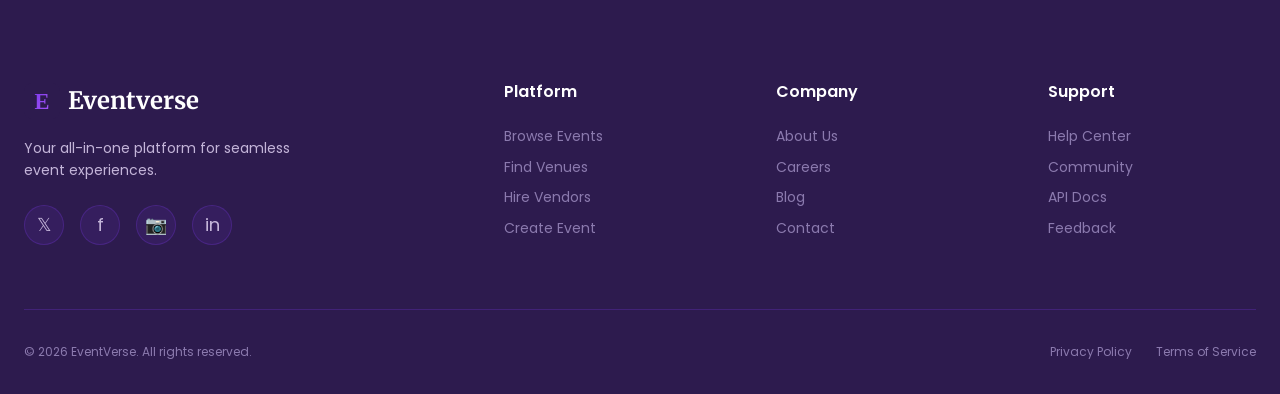
<file: event demo/vendors.html>
<!DOCTYPE html>
<html lang="en">
<head>
  <meta charset="UTF-8" />
  <meta name="viewport" content="width=device-width, initial-scale=1.0" />
  <title>Trusted Vendors — EventVerse</title>
  <meta name="description" content="Connect with verified event vendors: caterers, photographers, decorators, DJs, and more. Hire the best for your event." />
  <link rel="icon" href="favicon.svg" type="image/svg+xml" />
  <link rel="preconnect" href="https://fonts.googleapis.com" />
  <link rel="preconnect" href="https://fonts.gstatic.com" crossorigin />
  <link href="https://fonts.googleapis.com/css2?family=Merriweather:wght@400;700&family=Poppins:wght@400;500;600;700&display=swap" rel="stylesheet" />
  <link rel="stylesheet" href="css/variables.css" />
  <link rel="stylesheet" href="css/base.css" />
  <link rel="stylesheet" href="css/components.css" />
  <link rel="stylesheet" href="css/layout.css" />
  <link rel="stylesheet" href="css/pages/vendors.css" />
</head>
<body>

  <!-- Navbar -->
  <nav class="navbar scrolled" id="navbar">
    <div class="container navbar-inner">
      <a href="index.html" class="navbar-logo"><svg viewBox="0 0 64 64" fill="none"><defs><linearGradient id="logo-g" x1="0%" y1="0%" x2="100%" y2="100%"><stop offset="0%" stop-color="#7C3AED"/><stop offset="100%" stop-color="#A855F7"/></linearGradient></defs><rect width="64" height="64" rx="14" fill="#2D1B4E"/><text x="32" y="46" text-anchor="middle" font-family="serif" font-weight="bold" font-size="40" fill="url(#logo-g)">E</text></svg><span>Eventverse</span></a>
      <div class="navbar-links" id="navLinks">
        <a href="index.html" class="navbar-link">Home</a>
        <a href="events.html" class="navbar-link">Events</a>
        <a href="venues.html" class="navbar-link">Venues</a>
        <a href="vendors.html" class="navbar-link active">Vendors</a>
        <a href="contact.html" class="navbar-link">Contact</a>
      </div>
      <div class="navbar-actions">
        <a href="create-event.html" class="btn btn-primary btn-sm">Create Event</a>
        <button class="theme-toggle" aria-label="Toggle light/dark mode"><span class="icon-sun">☀️</span><span class="icon-moon">🌙</span></button>
        <div class="navbar-avatar">👤</div>
        <div class="navbar-toggle" id="navToggle"><span></span><span></span><span></span></div>
      </div>
    </div>
  </nav>

  <main class="vendors-page">
    <div class="container">
      <!-- Header -->
      <div class="section-header reveal">
        <span class="badge badge-success">✅ Verified</span>
        <h2>Trusted <span class="text-gradient">Vendors</span></h2>
        <p>Connect with verified professionals who deliver excellence for every type of event.</p>
      </div>

      <!-- Search & Filters -->
      <div class="search-bar reveal" style="max-width:600px;margin:0 auto var(--space-2xl);">
        <svg width="20" height="20" viewBox="0 0 24 24" fill="none" stroke="#A0A8C0" stroke-width="2"><circle cx="11" cy="11" r="8"/><line x1="21" y1="21" x2="16.65" y2="16.65"/></svg>
        <input type="text" placeholder="Search vendors by name or specialty..." id="vendorSearch" />
        <button class="btn btn-primary btn-sm">Search</button>
      </div>

      <div class="venues-controls reveal">
        <div class="vendors-filters venues-filters">
          <button class="filter-pill active" data-filter="all">All</button>
          <button class="filter-pill" data-filter="catering">Catering</button>
          <button class="filter-pill" data-filter="photography">Photography</button>
          <button class="filter-pill" data-filter="decor">Décor</button>
          <button class="filter-pill" data-filter="music">Music & DJ</button>
          <button class="filter-pill" data-filter="florals">Florals</button>
          <button class="filter-pill" data-filter="planning">Planning</button>
        </div>
      </div>

      <!-- Vendors Grid -->
      <div class="vendors-grid stagger-children">
        <!-- Vendor 1 -->
        <div class="vendor-card" data-category="catering">
          <div class="vendor-logo" style="background:linear-gradient(135deg, #A855F722, #7C3AED22);">🍽️</div>
          <h4 class="vendor-name">Savory Bites Catering</h4>
          <div class="vendor-category">Catering & Cuisine</div>
          <p class="vendor-description">Premium culinary experiences with globally-inspired menus for events of any scale.</p>
          <div class="vendor-footer">
            <span class="stars">★★★★★</span>
            <span class="verified-badge">✅ Verified</span>
          </div>
        </div>

        <!-- Vendor 2 -->
        <div class="vendor-card" data-category="photography">
          <div class="vendor-logo" style="background:linear-gradient(135deg, #2986F622, #7C3AED22);">📸</div>
          <h4 class="vendor-name">Lens & Light Studio</h4>
          <div class="vendor-category">Photography & Videography</div>
          <p class="vendor-description">Award-winning photographers capturing your most precious moments with artistic precision.</p>
          <div class="vendor-footer">
            <span class="stars">★★★★★</span>
            <span class="verified-badge">✅ Verified</span>
          </div>
        </div>

        <!-- Vendor 3 -->
        <div class="vendor-card" data-category="decor">
          <div class="vendor-logo" style="background:linear-gradient(135deg, #00D68F22, #2986F622);">🎨</div>
          <h4 class="vendor-name">Luxe Décor Studios</h4>
          <div class="vendor-category">Event Decoration</div>
          <p class="vendor-description">Transform any space into a breathtaking setting with bespoke design and premium installations.</p>
          <div class="vendor-footer">
            <span class="stars">★★★★☆</span>
            <span class="verified-badge">✅ Verified</span>
          </div>
        </div>

        <!-- Vendor 4 -->
        <div class="vendor-card" data-category="music">
          <div class="vendor-logo" style="background:linear-gradient(135deg, #FFAA0022, #A855F722);">🎵</div>
          <h4 class="vendor-name">BeatDrop Entertainment</h4>
          <div class="vendor-category">Music & DJ Services</div>
          <p class="vendor-description">Top DJs, live bands, and sound systems that keep the energy alive from start to finish.</p>
          <div class="vendor-footer">
            <span class="stars">★★★★★</span>
            <span class="verified-badge">✅ Verified</span>
          </div>
        </div>

        <!-- Vendor 5 -->
        <div class="vendor-card" data-category="florals">
          <div class="vendor-logo" style="background:linear-gradient(135deg, #A855F722, #FFAA0022);">💐</div>
          <h4 class="vendor-name">Bloom & Petal</h4>
          <div class="vendor-category">Floral Design</div>
          <p class="vendor-description">Exquisite floral arrangements crafted with seasonal blooms and artistic elegance.</p>
          <div class="vendor-footer">
            <span class="stars">★★★★★</span>
            <span class="verified-badge">✅ Verified</span>
          </div>
        </div>

        <!-- Vendor 6 -->
        <div class="vendor-card" data-category="planning">
          <div class="vendor-logo" style="background:linear-gradient(135deg, #7C3AED22, #2986F622);">📋</div>
          <h4 class="vendor-name">Elite Event Planners</h4>
          <div class="vendor-category">Event Planning & Coordination</div>
          <p class="vendor-description">Full-service event planning with meticulous attention to detail and flawless execution.</p>
          <div class="vendor-footer">
            <span class="stars">★★★★★</span>
            <span class="verified-badge">✅ Verified</span>
          </div>
        </div>

        <!-- Vendor 7 -->
        <div class="vendor-card" data-category="catering">
          <div class="vendor-logo" style="background:linear-gradient(135deg, #00D68F22, #7C3AED22);">🧁</div>
          <h4 class="vendor-name">Sweet Indulgence Bakery</h4>
          <div class="vendor-category">Cakes & Desserts</div>
          <p class="vendor-description">Custom wedding cakes, pastry bars, and dessert tables that wow every guest.</p>
          <div class="vendor-footer">
            <span class="stars">★★★★☆</span>
            <span class="verified-badge">✅ Verified</span>
          </div>
        </div>

        <!-- Vendor 8 -->
        <div class="vendor-card" data-category="photography">
          <div class="vendor-logo" style="background:linear-gradient(135deg, #FFAA0022, #2986F622);">🎬</div>
          <h4 class="vendor-name">Frame by Frame Films</h4>
          <div class="vendor-category">Cinematic Videography</div>
          <p class="vendor-description">Cinematic event films and highlight reels that tell your story beautifully.</p>
          <div class="vendor-footer">
            <span class="stars">★★★★★</span>
            <span class="verified-badge">✅ Verified</span>
          </div>
        </div>

        <!-- Vendor 9 -->
        <div class="vendor-card" data-category="decor">
          <div class="vendor-logo" style="background:linear-gradient(135deg, #A855F722, #7C3AED22);">✨</div>
          <h4 class="vendor-name">Sparkle & Shine Lighting</h4>
          <div class="vendor-category">Lighting & Effects</div>
          <p class="vendor-description">Professional lighting design, LED effects, and atmospheric installations for events.</p>
          <div class="vendor-footer">
            <span class="stars">★★★★★</span>
            <span class="verified-badge">✅ Verified</span>
          </div>
        </div>
      </div>

      <!-- Pagination -->
      <div class="pagination">
        <button class="pagination-btn">←</button>
        <button class="pagination-btn active">1</button>
        <button class="pagination-btn">2</button>
        <button class="pagination-btn">→</button>
      </div>
    </div>
  </main>

  <!-- Footer -->
  <footer class="footer">
    <div class="container">
      <div class="footer-grid">
        <div class="footer-brand"><a href="index.html" class="navbar-logo"><svg viewBox="0 0 64 64" fill="none"><defs><linearGradient id="flogo-g" x1="0%" y1="0%" x2="100%" y2="100%"><stop offset="0%" stop-color="#7C3AED"/><stop offset="100%" stop-color="#A855F7"/></linearGradient></defs><rect width="64" height="64" rx="14" fill="#2D1B4E"/><text x="32" y="46" text-anchor="middle" font-family="serif" font-weight="bold" font-size="40" fill="url(#flogo-g)">E</text></svg><span>Eventverse</span></a><p>Your all-in-one platform for seamless event experiences.</p><div class="footer-socials"><a href="#" class="footer-social-link">𝕏</a><a href="#" class="footer-social-link">f</a><a href="#" class="footer-social-link">📷</a><a href="#" class="footer-social-link">in</a></div></div>
        <div><h4 class="footer-heading">Platform</h4><div class="footer-links"><a href="events.html" class="footer-link">Browse Events</a><a href="venues.html" class="footer-link">Find Venues</a><a href="vendors.html" class="footer-link">Hire Vendors</a><a href="create-event.html" class="footer-link">Create Event</a></div></div>
        <div><h4 class="footer-heading">Company</h4><div class="footer-links"><a href="#" class="footer-link">About Us</a><a href="#" class="footer-link">Careers</a><a href="#" class="footer-link">Blog</a><a href="contact.html" class="footer-link">Contact</a></div></div>
        <div><h4 class="footer-heading">Support</h4><div class="footer-links"><a href="#" class="footer-link">Help Center</a><a href="#" class="footer-link">Community</a><a href="#" class="footer-link">API Docs</a><a href="contact.html" class="footer-link">Feedback</a></div></div>
      </div>
      <div class="footer-bottom"><p>&copy; 2026 EventVerse. All rights reserved.</p><div class="footer-bottom-links"><a href="#">Privacy Policy</a><a href="#">Terms of Service</a></div></div>
    </div>
  </footer>

  <script src="js/main.js"></script>
  <script src="js/filter.js"></script>
</body>
</html>
</file>
<file: event demo/css/variables.css>
/* ============================================================
   EventVerse — Design Tokens & CSS Custom Properties
   ============================================================ */

:root {
  /* ── Colors (Purple & White Theme) ── */
  --color-bg-primary:    #1A0A2E;
  --color-bg-secondary:  #2D1B4E;
  --color-bg-card:       rgba(45, 27, 78, 0.65);
  --color-bg-glass:      rgba(45, 27, 78, 0.4);

  --color-accent-purple: #7C3AED;
  --color-accent-pink:   #A855F7;
  --color-accent-blue:   #818CF8;

  --color-text-primary:  #FFFFFF;
  --color-text-secondary: #C4B5D9;
  --color-text-muted:    #8B7AAE;

  --color-border:        rgba(124, 58, 237, 0.25);
  --color-border-hover:  rgba(124, 58, 237, 0.55);

  --color-success:       #34D399;
  --color-warning:       #FBBF24;
  --color-error:         #F87171;

  /* ── Gradients ── */
  --gradient-primary:    linear-gradient(135deg, #7C3AED, #A855F7);
  --gradient-blue:       linear-gradient(135deg, #818CF8, #7C3AED);
  --gradient-dark:       linear-gradient(180deg, #1A0A2E 0%, #2D1B4E 100%);
  --gradient-card-hover: linear-gradient(135deg, rgba(124,58,237,0.18), rgba(168,85,247,0.12));
  --gradient-hero:       linear-gradient(135deg, rgba(26,10,46,0.92) 0%, rgba(45,27,78,0.85) 50%, rgba(26,10,46,0.75) 100%);

  /* ── Typography ── */
  --font-body:    'Poppins', sans-serif;
  --font-heading: 'Merriweather', serif;

  --fs-xs:   0.75rem;    /* 12px */
  --fs-sm:   0.875rem;   /* 14px */
  --fs-base: 1rem;       /* 16px */
  --fs-md:   1.125rem;   /* 18px */
  --fs-lg:   1.25rem;    /* 20px */
  --fs-xl:   1.5rem;     /* 24px */
  --fs-2xl:  2rem;       /* 32px */
  --fs-3xl:  2.5rem;     /* 40px */
  --fs-4xl:  3rem;       /* 48px */
  --fs-5xl:  3.5rem;     /* 56px */

  --fw-regular:  400;
  --fw-medium:   500;
  --fw-semibold: 600;
  --fw-bold:     700;

  --lh-tight:  1.2;
  --lh-normal: 1.6;
  --lh-loose:  1.8;

  /* ── Spacing ── */
  --space-xs:  0.25rem;
  --space-sm:  0.5rem;
  --space-md:  1rem;
  --space-lg:  1.5rem;
  --space-xl:  2rem;
  --space-2xl: 3rem;
  --space-3xl: 4rem;
  --space-4xl: 6rem;
  --space-5xl: 8rem;

  /* ── Border Radius ── */
  --radius-sm:   6px;
  --radius-md:   10px;
  --radius-lg:   16px;
  --radius-xl:   24px;
  --radius-full: 50%;
  --radius-pill: 9999px;

  /* ── Shadows ── */
  --shadow-sm:   0 2px 8px rgba(26, 10, 46, 0.25);
  --shadow-md:   0 4px 16px rgba(26, 10, 46, 0.35);
  --shadow-lg:   0 8px 32px rgba(26, 10, 46, 0.45);
  --shadow-xl:   0 16px 48px rgba(26, 10, 46, 0.55);
  --shadow-glow-purple: 0 0 24px rgba(124, 58, 237, 0.45);
  --shadow-glow-pink:   0 0 20px rgba(168, 85, 247, 0.35);

  /* ── Transitions ── */
  --transition-fast:   150ms ease;
  --transition-normal: 300ms ease;
  --transition-slow:   500ms ease;
  --transition-spring: 400ms cubic-bezier(0.34, 1.56, 0.64, 1);

  /* ── Z-index ── */
  --z-dropdown: 100;
  --z-sticky:   200;
  --z-navbar:   300;
  --z-modal:    400;
  --z-toast:    500;

  /* ── Container ── */
  --container-max:     1280px;
  --container-padding: 1.5rem;
}

/* ════════════════════════════════════════════════════════════
   LIGHT THEME OVERRIDE (White & Purple)
   ════════════════════════════════════════════════════════════ */
[data-theme="light"] {
  --color-bg-primary:    #FAFAFE;
  --color-bg-secondary:  #FFFFFF;
  --color-bg-card:       rgba(255, 255, 255, 0.9);
  --color-bg-glass:      rgba(255, 255, 255, 0.65);

  --color-text-primary:  #1A0A2E;
  --color-text-secondary: #4A3660;
  --color-text-muted:    #8B7AAE;

  --color-border:        rgba(124, 58, 237, 0.12);
  --color-border-hover:  rgba(124, 58, 237, 0.35);

  --gradient-dark:       linear-gradient(180deg, #FAFAFE 0%, #F0EAFF 100%);
  --gradient-card-hover: linear-gradient(135deg, rgba(124,58,237,0.06), rgba(168,85,247,0.04));
  --gradient-hero:       linear-gradient(135deg, rgba(250,250,254,0.88) 0%, rgba(240,234,255,0.82) 50%, rgba(250,250,254,0.7) 100%);

  --shadow-sm:   0 2px 8px rgba(124, 58, 237, 0.06);
  --shadow-md:   0 4px 16px rgba(124, 58, 237, 0.08);
  --shadow-lg:   0 8px 32px rgba(124, 58, 237, 0.10);
  --shadow-xl:   0 16px 48px rgba(124, 58, 237, 0.12);
  --shadow-glow-purple: 0 0 20px rgba(124, 58, 237, 0.18);
  --shadow-glow-pink:   0 0 20px rgba(168, 85, 247, 0.12);
}

/* ── Alternating sections ── */
.section-alt {
  background: var(--color-bg-secondary);
}

[data-theme="light"] .section-alt {
  background: #F0EAFF;
}

/* Light theme specific overrides */
[data-theme="light"] .navbar.scrolled {
  background: rgba(255, 255, 255, 0.94);
}

[data-theme="light"] .footer {
  background: #1A0A2E;
  --color-text-primary: #FFFFFF;
  --color-text-secondary: #C4B5D9;
  --color-text-muted: #8B7AAE;
  --color-border: rgba(124, 58, 237, 0.25);
  --color-bg-card: rgba(45, 27, 78, 0.65);
}

[data-theme="light"] .footer .navbar-logo span {
  color: #FFFFFF;
}

[data-theme="light"] .hero {
  color: #FFFFFF;
}

[data-theme="light"] .hero h1,
[data-theme="light"] .hero .hero-label,
[data-theme="light"] .hero .hero-description {
  color: #FFFFFF;
}

[data-theme="light"] .hero .btn-secondary {
  color: #FFFFFF;
  border-color: rgba(255, 255, 255, 0.45);
}

[data-theme="light"] .hero .hero-description {
  color: rgba(255, 255, 255, 0.88);
}

[data-theme="light"] .stats-inner {
  background: var(--color-bg-card);
  box-shadow: var(--shadow-lg);
}

[data-theme="light"] .category-card,
[data-theme="light"] .feature-card,
[data-theme="light"] .testimonial-card,
[data-theme="light"] .venue-card,
[data-theme="light"] .vendor-card,
[data-theme="light"] .ticket-card,
[data-theme="light"] .organizer-card,
[data-theme="light"] .contact-card,
[data-theme="light"] .contact-form-card,
[data-theme="light"] .events-sidebar,
[data-theme="light"] .form-card,
[data-theme="light"] .accordion-item {
  box-shadow: var(--shadow-sm);
}

[data-theme="light"] .form-control {
  background: #F0EAFF;
}

[data-theme="light"] .search-bar {
  background: #FFFFFF;
  box-shadow: var(--shadow-sm);
}

[data-theme="light"] ::-webkit-scrollbar-track {
  background: #FAFAFE;
}

[data-theme="light"] ::-webkit-scrollbar-thumb {
  background: #D4C4F0;
}

/* ── Theme toggle button ── */
.theme-toggle {
  width: 38px;
  height: 38px;
  border-radius: 50%;
  background: var(--color-bg-secondary);
  border: 1.5px solid var(--color-border);
  display: flex;
  align-items: center;
  justify-content: center;
  cursor: pointer;
  transition: all 300ms ease;
  font-size: 1.1rem;
  position: relative;
  overflow: hidden;
}

.theme-toggle:hover {
  border-color: var(--color-accent-purple);
  transform: rotate(30deg);
}

.theme-toggle .icon-sun,
.theme-toggle .icon-moon {
  position: absolute;
  transition: all 400ms cubic-bezier(0.34, 1.56, 0.64, 1);
}

.theme-toggle .icon-sun {
  opacity: 0;
  transform: scale(0.5) rotate(-90deg);
}

.theme-toggle .icon-moon {
  opacity: 1;
  transform: scale(1) rotate(0deg);
}

[data-theme="light"] .theme-toggle .icon-sun {
  opacity: 1;
  transform: scale(1) rotate(0deg);
}

[data-theme="light"] .theme-toggle .icon-moon {
  opacity: 0;
  transform: scale(0.5) rotate(90deg);
}
</file>
<file: event demo/css/base.css>
/* ============================================================
   EventVerse — Base / Reset / Typography
   ============================================================ */

/* ── Reset ── */
*, *::before, *::after {
  margin: 0;
  padding: 0;
  box-sizing: border-box;
}

html {
  scroll-behavior: smooth;
  font-size: 16px;
  -webkit-font-smoothing: antialiased;
  -moz-osx-font-smoothing: grayscale;
}

body {
  font-family: var(--font-body);
  font-weight: var(--fw-regular);
  font-size: var(--fs-base);
  line-height: var(--lh-normal);
  color: var(--color-text-primary);
  background-color: var(--color-bg-primary);
  overflow-x: hidden;
  transition: background-color 0.4s ease, color 0.4s ease;
}

img {
  max-width: 100%;
  height: auto;
  display: block;
}

a {
  color: inherit;
  text-decoration: none;
  transition: color var(--transition-fast);
}

a:hover {
  color: var(--color-accent-purple);
}

ul, ol {
  list-style: none;
}

button, input, textarea, select {
  font-family: inherit;
  font-size: inherit;
  color: inherit;
  border: none;
  outline: none;
  background: none;
}

button {
  cursor: pointer;
}

/* ── Typography ── */
h1, h2, h3, h4, h5, h6 {
  font-family: var(--font-heading);
  font-weight: var(--fw-bold);
  line-height: var(--lh-tight);
  color: var(--color-text-primary);
}

h1 { font-size: var(--fs-5xl); }
h2 { font-size: var(--fs-3xl); }
h3 { font-size: var(--fs-2xl); }
h4 { font-size: var(--fs-xl);  }
h5 { font-size: var(--fs-lg);  }
h6 { font-size: var(--fs-md);  }

p {
  color: var(--color-text-secondary);
  line-height: var(--lh-normal);
}

.text-gradient {
  background: var(--gradient-primary);
  -webkit-background-clip: text;
  -webkit-text-fill-color: transparent;
  background-clip: text;
}

.text-accent  { color: var(--color-accent-purple); }
.text-pink    { color: var(--color-accent-pink); }
.text-blue    { color: var(--color-accent-blue); }
.text-muted   { color: var(--color-text-muted); }

/* ── Selection ── */
::selection {
  background: var(--color-accent-purple);
  color: var(--color-text-primary);
}

/* ── Scrollbar ── */
::-webkit-scrollbar {
  width: 8px;
}
::-webkit-scrollbar-track {
  background: var(--color-bg-primary);
}
::-webkit-scrollbar-thumb {
  background: var(--color-bg-secondary);
  border-radius: var(--radius-pill);
}
::-webkit-scrollbar-thumb:hover {
  background: var(--color-accent-purple);
}

/* ── Focus visible ── */
:focus-visible {
  outline: 2px solid var(--color-accent-purple);
  outline-offset: 2px;
}

/* ── Screen reader only ── */
.sr-only {
  position: absolute;
  width: 1px;
  height: 1px;
  padding: 0;
  margin: -1px;
  overflow: hidden;
  clip: rect(0, 0, 0, 0);
  white-space: nowrap;
  border: 0;
}

/* ── Scroll Reveal Animations ── */
.reveal {
  opacity: 0;
  transform: translateY(30px);
  transition: opacity 0.6s ease, transform 0.6s ease;
}
.reveal.active {
  opacity: 1;
  transform: translateY(0);
}

.reveal-left {
  opacity: 0;
  transform: translateX(-40px);
  transition: opacity 0.6s ease, transform 0.6s ease;
}
.reveal-left.active {
  opacity: 1;
  transform: translateX(0);
}

.reveal-right {
  opacity: 0;
  transform: translateX(40px);
  transition: opacity 0.6s ease, transform 0.6s ease;
}
.reveal-right.active {
  opacity: 1;
  transform: translateX(0);
}

.reveal-scale {
  opacity: 0;
  transform: scale(0.9);
  transition: opacity 0.6s ease, transform 0.6s ease;
}
.reveal-scale.active {
  opacity: 1;
  transform: scale(1);
}

/* Stagger children */
.stagger-children > * {
  opacity: 0;
  transform: translateY(20px);
  transition: opacity 0.4s ease, transform 0.4s ease;
}
.stagger-children.active > *:nth-child(1) { transition-delay: 0.05s; }
.stagger-children.active > *:nth-child(2) { transition-delay: 0.10s; }
.stagger-children.active > *:nth-child(3) { transition-delay: 0.15s; }
.stagger-children.active > *:nth-child(4) { transition-delay: 0.20s; }
.stagger-children.active > *:nth-child(5) { transition-delay: 0.25s; }
.stagger-children.active > *:nth-child(6) { transition-delay: 0.30s; }
.stagger-children.active > *:nth-child(7) { transition-delay: 0.35s; }
.stagger-children.active > *:nth-child(8) { transition-delay: 0.40s; }
.stagger-children.active > * {
  opacity: 1;
  transform: translateY(0);
}
</file>
<file: event demo/css/components.css>
/* ============================================================
   EventVerse — Component Styles
   ============================================================ */

/* ── Buttons ── */
.btn {
  display: inline-flex;
  align-items: center;
  justify-content: center;
  gap: 0.5rem;
  padding: 0.75rem 1.75rem;
  font-family: var(--font-body);
  font-size: var(--fs-sm);
  font-weight: var(--fw-semibold);
  border-radius: var(--radius-pill);
  transition: all var(--transition-normal);
  position: relative;
  overflow: hidden;
  white-space: nowrap;
  cursor: pointer;
}

.btn::after {
  content: '';
  position: absolute;
  inset: 0;
  background: rgba(255,255,255,0.1);
  opacity: 0;
  transition: opacity var(--transition-fast);
}
.btn:hover::after { opacity: 1; }

.btn-primary {
  background: var(--gradient-primary);
  color: #fff;
  border: none;
  box-shadow: var(--shadow-glow-purple);
}
.btn-primary:hover {
  transform: translateY(-2px);
  box-shadow: 0 0 30px rgba(124, 58, 237, 0.6);
  color: #fff;
}

.btn-secondary {
  background: transparent;
  color: var(--color-text-primary);
  border: 1.5px solid var(--color-border-hover);
}
.btn-secondary:hover {
  border-color: var(--color-accent-purple);
  background: rgba(124, 58, 237, 0.1);
  transform: translateY(-2px);
  color: var(--color-text-primary);
}

.btn-outline {
  background: transparent;
  color: var(--color-accent-purple);
  border: 1.5px solid var(--color-accent-purple);
}
.btn-outline:hover {
  background: var(--color-accent-purple);
  color: #fff;
  transform: translateY(-2px);
}

.btn-sm {
  padding: 0.5rem 1.25rem;
  font-size: var(--fs-xs);
}

.btn-lg {
  padding: 1rem 2.25rem;
  font-size: var(--fs-base);
}

.btn-icon {
  width: 44px;
  height: 44px;
  padding: 0;
  border-radius: var(--radius-full);
  background: var(--gradient-primary);
  color: #fff;
  font-size: var(--fs-lg);
}

/* ── Cards ── */
.card {
  background: var(--color-bg-card);
  backdrop-filter: blur(20px);
  -webkit-backdrop-filter: blur(20px);
  border: 1px solid var(--color-border);
  border-radius: var(--radius-lg);
  overflow: hidden;
  transition: all var(--transition-normal);
}

.card:hover {
  border-color: var(--color-border-hover);
  transform: translateY(-6px);
  box-shadow: var(--shadow-lg), var(--shadow-glow-purple);
}

.card-img {
  width: 100%;
  height: 220px;
  object-fit: cover;
  transition: transform var(--transition-slow);
}
.card:hover .card-img {
  transform: scale(1.05);
}

.card-img-wrapper {
  overflow: hidden;
  position: relative;
}

.card-body {
  padding: var(--space-lg);
}

.card-title {
  font-family: var(--font-body);
  font-size: var(--fs-md);
  font-weight: var(--fw-semibold);
  margin-bottom: var(--space-sm);
  color: var(--color-text-primary);
}

.card-text {
  font-size: var(--fs-sm);
  color: var(--color-text-secondary);
  margin-bottom: var(--space-md);
}

/* ── Badges ── */
.badge {
  display: inline-flex;
  align-items: center;
  gap: 0.25rem;
  padding: 0.25rem 0.75rem;
  font-size: var(--fs-xs);
  font-weight: var(--fw-semibold);
  border-radius: var(--radius-pill);
  background: rgba(124, 58, 237, 0.15);
  color: var(--color-accent-purple);
  border: 1px solid rgba(124, 58, 237, 0.3);
}

.badge-pink {
  background: rgba(168, 85, 247, 0.15);
  color: var(--color-accent-pink);
  border-color: rgba(168, 85, 247, 0.3);
}

.badge-blue {
  background: rgba(129, 140, 248, 0.15);
  color: var(--color-accent-blue);
  border-color: rgba(129, 140, 248, 0.3);
}

.badge-success {
  background: rgba(52, 211, 153, 0.15);
  color: var(--color-success);
  border-color: rgba(52, 211, 153, 0.3);
}

/* ── Date Badge (on event cards) ── */
.date-badge {
  position: absolute;
  top: 12px;
  left: 12px;
  background: var(--gradient-primary);
  color: #fff;
  border-radius: var(--radius-md);
  padding: 0.5rem 0.75rem;
  text-align: center;
  z-index: 2;
  box-shadow: var(--shadow-md);
}
.date-badge-day {
  font-size: var(--fs-xl);
  font-weight: var(--fw-bold);
  line-height: 1;
  display: block;
}
.date-badge-month {
  font-size: var(--fs-xs);
  font-weight: var(--fw-semibold);
  text-transform: uppercase;
  letter-spacing: 1px;
  display: block;
}

/* ── Price Tag ── */
.price-tag {
  position: absolute;
  top: 12px;
  right: 12px;
  background: rgba(26, 10, 46, 0.85);
  backdrop-filter: blur(10px);
  color: var(--color-accent-purple);
  font-weight: var(--fw-bold);
  font-size: var(--fs-sm);
  padding: 0.35rem 0.75rem;
  border-radius: var(--radius-pill);
  border: 1px solid var(--color-border);
  z-index: 2;
}

/* ── Category Card ── */
.category-card {
  background: var(--color-bg-card);
  backdrop-filter: blur(16px);
  border: 1px solid var(--color-border);
  border-radius: var(--radius-lg);
  padding: var(--space-xl);
  text-align: center;
  transition: all var(--transition-normal);
  cursor: pointer;
}

.category-card:hover {
  border-color: var(--color-accent-purple);
  background: var(--gradient-card-hover);
  transform: translateY(-8px);
  box-shadow: var(--shadow-glow-purple);
}

.category-icon {
  width: 64px;
  height: 64px;
  margin: 0 auto var(--space-md);
  background: rgba(124, 58, 237, 0.12);
  border-radius: var(--radius-lg);
  display: flex;
  align-items: center;
  justify-content: center;
  font-size: 1.75rem;
  transition: all var(--transition-normal);
}

.category-card:hover .category-icon {
  background: var(--gradient-primary);
  transform: scale(1.1);
}

.category-card h4 {
  font-family: var(--font-body);
  font-size: var(--fs-base);
  font-weight: var(--fw-semibold);
  margin-bottom: 0.25rem;
}

.category-card p {
  font-size: var(--fs-xs);
  color: var(--color-text-muted);
}

/* ── Feature Card ── */
.feature-card {
  background: var(--color-bg-card);
  backdrop-filter: blur(16px);
  border: 1px solid var(--color-border);
  border-radius: var(--radius-lg);
  padding: var(--space-2xl);
  text-align: center;
  transition: all var(--transition-normal);
}

.feature-card:hover {
  border-color: var(--color-accent-purple);
  transform: translateY(-6px);
  box-shadow: var(--shadow-glow-purple);
}

.feature-icon {
  width: 72px;
  height: 72px;
  margin: 0 auto var(--space-lg);
  background: rgba(124, 58, 237, 0.12);
  border-radius: var(--radius-xl);
  display: flex;
  align-items: center;
  justify-content: center;
  font-size: 2rem;
  transition: all var(--transition-normal);
}

.feature-card:hover .feature-icon {
  background: var(--gradient-primary);
  transform: rotate(-5deg) scale(1.1);
}

.feature-card h4 {
  font-family: var(--font-body);
  font-size: var(--fs-md);
  font-weight: var(--fw-semibold);
  margin-bottom: var(--space-sm);
}

.feature-card p {
  font-size: var(--fs-sm);
}

/* ── Form Controls ── */
.form-group {
  margin-bottom: var(--space-lg);
}

.form-label {
  display: block;
  font-size: var(--fs-sm);
  font-weight: var(--fw-medium);
  color: var(--color-text-secondary);
  margin-bottom: var(--space-sm);
}

.form-control {
  width: 100%;
  padding: 0.85rem 1.25rem;
  background: var(--color-bg-secondary);
  border: 1.5px solid var(--color-border);
  border-radius: var(--radius-md);
  color: var(--color-text-primary);
  font-size: var(--fs-sm);
  transition: border-color var(--transition-fast), box-shadow var(--transition-fast);
}

.form-control::placeholder {
  color: var(--color-text-muted);
}

.form-control:focus {
  border-color: var(--color-accent-purple);
  box-shadow: 0 0 0 3px rgba(124, 58, 237, 0.2);
}

textarea.form-control {
  resize: vertical;
  min-height: 120px;
}

select.form-control {
  appearance: none;
  background-image: url("data:image/svg+xml,%3Csvg xmlns='http://www.w3.org/2000/svg' width='12' height='8' fill='%23A0A8C0'%3E%3Cpath d='M6 8L0 0h12z'/%3E%3C/svg%3E");
  background-repeat: no-repeat;
  background-position: right 1rem center;
  padding-right: 2.5rem;
  cursor: pointer;
}

/* ── Search Bar ── */
.search-bar {
  display: flex;
  align-items: center;
  gap: var(--space-sm);
  background: var(--color-bg-secondary);
  border: 1.5px solid var(--color-border);
  border-radius: var(--radius-pill);
  padding: 0.5rem 0.5rem 0.5rem 1.25rem;
  transition: border-color var(--transition-fast);
}

.search-bar:focus-within {
  border-color: var(--color-accent-purple);
  box-shadow: 0 0 0 3px rgba(124, 58, 237, 0.15);
}

.search-bar input {
  flex: 1;
  background: transparent;
  border: none;
  color: var(--color-text-primary);
  font-size: var(--fs-sm);
}

.search-bar input::placeholder {
  color: var(--color-text-muted);
}

.search-bar .btn {
  flex-shrink: 0;
}

/* ── Testimonial Card ── */
.testimonial-card {
  background: var(--color-bg-card);
  backdrop-filter: blur(16px);
  border: 1px solid var(--color-border);
  border-radius: var(--radius-lg);
  padding: var(--space-2xl);
  position: relative;
}

.testimonial-card::before {
  content: '\201C';
  position: absolute;
  top: 16px;
  left: 24px;
  font-size: 4rem;
  font-family: var(--font-heading);
  background: var(--gradient-primary);
  -webkit-background-clip: text;
  background-clip: text;
  -webkit-text-fill-color: transparent;
  line-height: 1;
  opacity: 0.5;
}

.testimonial-text {
  font-size: var(--fs-base);
  line-height: var(--lh-loose);
  color: var(--color-text-secondary);
  margin-bottom: var(--space-lg);
  padding-top: var(--space-xl);
}

.testimonial-author {
  display: flex;
  align-items: center;
  gap: var(--space-md);
}

.testimonial-avatar {
  width: 48px;
  height: 48px;
  border-radius: var(--radius-full);
  background: var(--gradient-primary);
  display: flex;
  align-items: center;
  justify-content: center;
  font-weight: var(--fw-bold);
  font-size: var(--fs-md);
  color: #fff;
}

.testimonial-name {
  font-weight: var(--fw-semibold);
  font-size: var(--fs-sm);
}

.testimonial-role {
  font-size: var(--fs-xs);
  color: var(--color-text-muted);
}

.testimonial-stars {
  color: var(--color-warning);
  font-size: var(--fs-sm);
  margin-bottom: var(--space-sm);
}

/* ── Rating Stars ── */
.stars {
  color: var(--color-warning);
  font-size: var(--fs-sm);
  letter-spacing: 2px;
}

/* ── Tag ── */
.tag {
  display: inline-block;
  padding: 0.2rem 0.6rem;
  font-size: var(--fs-xs);
  font-weight: var(--fw-medium);
  background: rgba(124, 58, 237, 0.1);
  color: var(--color-accent-purple);
  border-radius: var(--radius-sm);
  transition: background var(--transition-fast);
}
.tag:hover {
  background: rgba(124, 58, 237, 0.25);
}

/* ── Divider ── */
.divider {
  height: 1px;
  background: var(--color-border);
  margin: var(--space-xl) 0;
}

/* ── Loading Spinner ── */
.spinner {
  width: 36px;
  height: 36px;
  border: 3px solid var(--color-border);
  border-top-color: var(--color-accent-purple);
  border-radius: var(--radius-full);
  animation: spin 0.8s linear infinite;
}

@keyframes spin {
  to { transform: rotate(360deg); }
}

/* ── Tooltip ── */
[data-tooltip] {
  position: relative;
}
[data-tooltip]::after {
  content: attr(data-tooltip);
  position: absolute;
  bottom: calc(100% + 8px);
  left: 50%;
  transform: translateX(-50%);
  padding: 0.35rem 0.75rem;
  background: var(--color-bg-secondary);
  color: var(--color-text-primary);
  font-size: var(--fs-xs);
  border-radius: var(--radius-sm);
  white-space: nowrap;
  opacity: 0;
  pointer-events: none;
  transition: opacity var(--transition-fast);
  border: 1px solid var(--color-border);
}
[data-tooltip]:hover::after {
  opacity: 1;
}

/* ── Accordion ── */
.accordion-item {
  background: var(--color-bg-card);
  border: 1px solid var(--color-border);
  border-radius: var(--radius-md);
  margin-bottom: var(--space-sm);
  overflow: hidden;
}

.accordion-header {
  display: flex;
  align-items: center;
  justify-content: space-between;
  padding: var(--space-lg);
  cursor: pointer;
  font-weight: var(--fw-medium);
  transition: background var(--transition-fast);
}

.accordion-header:hover {
  background: rgba(124, 58, 237, 0.05);
}

.accordion-icon {
  font-size: var(--fs-lg);
  transition: transform var(--transition-normal);
  color: var(--color-accent-purple);
}

.accordion-item.active .accordion-icon {
  transform: rotate(45deg);
}

.accordion-content {
  max-height: 0;
  overflow: hidden;
  transition: max-height var(--transition-normal);
}

.accordion-item.active .accordion-content {
  max-height: 500px;
}

.accordion-body {
  padding: 0 var(--space-lg) var(--space-lg);
  color: var(--color-text-secondary);
  font-size: var(--fs-sm);
  line-height: var(--lh-loose);
}

/* ── Pagination ── */
.pagination {
  display: flex;
  align-items: center;
  justify-content: center;
  gap: var(--space-sm);
  margin-top: var(--space-2xl);
}

.pagination-btn {
  width: 40px;
  height: 40px;
  display: flex;
  align-items: center;
  justify-content: center;
  border-radius: var(--radius-md);
  background: var(--color-bg-card);
  border: 1px solid var(--color-border);
  color: var(--color-text-secondary);
  font-size: var(--fs-sm);
  font-weight: var(--fw-medium);
  transition: all var(--transition-fast);
  cursor: pointer;
}

.pagination-btn:hover,
.pagination-btn.active {
  background: var(--gradient-primary);
  border-color: transparent;
  color: #fff;
}

/* ── Progress Steps ── */
.progress-steps {
  display: flex;
  align-items: center;
  justify-content: center;
  gap: 0;
  margin-bottom: var(--space-3xl);
}

.progress-step {
  display: flex;
  align-items: center;
  gap: 0;
}

.step-circle {
  width: 40px;
  height: 40px;
  border-radius: var(--radius-full);
  background: var(--color-bg-secondary);
  border: 2px solid var(--color-border);
  display: flex;
  align-items: center;
  justify-content: center;
  font-weight: var(--fw-semibold);
  font-size: var(--fs-sm);
  color: var(--color-text-muted);
  transition: all var(--transition-normal);
  position: relative;
  z-index: 1;
}

.step-circle.active {
  background: var(--gradient-primary);
  border-color: var(--color-accent-purple);
  color: #fff;
  box-shadow: var(--shadow-glow-purple);
}

.step-circle.completed {
  background: var(--color-success);
  border-color: var(--color-success);
  color: #fff;
}

.step-line {
  width: 80px;
  height: 2px;
  background: var(--color-border);
  transition: background var(--transition-normal);
}

.step-line.active {
  background: var(--gradient-primary);
}

.step-label {
  position: absolute;
  top: calc(100% + 8px);
  left: 50%;
  transform: translateX(-50%);
  font-size: var(--fs-xs);
  color: var(--color-text-muted);
  white-space: nowrap;
}

.step-circle.active .step-label,
.step-circle.completed .step-label {
  color: var(--color-text-primary);
}
</file>
<file: event demo/css/layout.css>
/* ============================================================
   EventVerse — Layout (Navbar, Footer, Grid, Containers)
   ============================================================ */

/* ── Container ── */
.container {
  width: 100%;
  max-width: var(--container-max);
  margin: 0 auto;
  padding: 0 var(--container-padding);
}

.container-sm {
  max-width: 800px;
}

/* ── Section ── */
.section {
  padding: var(--space-5xl) 0;
}

.section-header {
  text-align: center;
  margin-bottom: var(--space-3xl);
}

.section-header .badge {
  margin-bottom: var(--space-md);
}

.section-header h2 {
  margin-bottom: var(--space-md);
}

.section-header p {
  max-width: 600px;
  margin: 0 auto;
  font-size: var(--fs-md);
}

/* ── Grid ── */
.grid {
  display: grid;
  gap: var(--space-xl);
}

.grid-2 { grid-template-columns: repeat(2, 1fr); }
.grid-3 { grid-template-columns: repeat(3, 1fr); }
.grid-4 { grid-template-columns: repeat(4, 1fr); }
.grid-6 { grid-template-columns: repeat(6, 1fr); }

/* ── Flex Utilities ── */
.flex { display: flex; }
.flex-col { flex-direction: column; }
.flex-wrap { flex-wrap: wrap; }
.items-center { align-items: center; }
.justify-center { justify-content: center; }
.justify-between { justify-content: space-between; }
.gap-sm { gap: var(--space-sm); }
.gap-md { gap: var(--space-md); }
.gap-lg { gap: var(--space-lg); }
.gap-xl { gap: var(--space-xl); }

/* ── Navbar ── */
.navbar {
  position: fixed;
  top: 0;
  left: 0;
  width: 100%;
  z-index: var(--z-navbar);
  padding: 1rem 0;
  transition: all var(--transition-normal);
}

.navbar.scrolled {
  background: rgba(26, 10, 46, 0.92);
  backdrop-filter: blur(20px);
  -webkit-backdrop-filter: blur(20px);
  border-bottom: 1px solid var(--color-border);
  padding: 0.75rem 0;
}

.navbar-inner {
  display: flex;
  align-items: center;
  justify-content: space-between;
}

.navbar-logo {
  display: flex;
  align-items: center;
  gap: 0.5rem;
  font-family: var(--font-heading);
  font-size: var(--fs-xl);
  font-weight: var(--fw-bold);
  color: var(--color-text-primary);
}

.navbar-logo:hover {
  color: var(--color-text-primary);
}

.navbar-logo svg {
  width: 36px;
  height: 36px;
}

.navbar-links {
  display: flex;
  align-items: center;
  gap: var(--space-xl);
}

.navbar-link {
  font-size: var(--fs-sm);
  font-weight: var(--fw-medium);
  color: var(--color-text-secondary);
  transition: color var(--transition-fast);
  position: relative;
}

.navbar-link::after {
  content: '';
  position: absolute;
  bottom: -4px;
  left: 0;
  width: 0;
  height: 2px;
  background: var(--gradient-primary);
  transition: width var(--transition-normal);
  border-radius: 1px;
}

.navbar-link:hover,
.navbar-link.active {
  color: var(--color-text-primary);
}

.navbar-link:hover::after,
.navbar-link.active::after {
  width: 100%;
}

.navbar-actions {
  display: flex;
  align-items: center;
  gap: var(--space-md);
}

.navbar-avatar {
  width: 38px;
  height: 38px;
  border-radius: var(--radius-full);
  background: var(--color-bg-secondary);
  border: 1.5px solid var(--color-border);
  display: flex;
  align-items: center;
  justify-content: center;
  color: var(--color-text-secondary);
  font-size: var(--fs-md);
  cursor: pointer;
  transition: border-color var(--transition-fast);
}

.navbar-avatar:hover {
  border-color: var(--color-accent-purple);
}

/* Mobile Menu Toggle */
.navbar-toggle {
  display: none;
  flex-direction: column;
  gap: 5px;
  cursor: pointer;
  padding: 4px;
}

.navbar-toggle span {
  width: 24px;
  height: 2px;
  background: var(--color-text-primary);
  border-radius: 2px;
  transition: all var(--transition-normal);
}

.navbar-toggle.active span:nth-child(1) {
  transform: rotate(45deg) translate(5px, 5px);
}
.navbar-toggle.active span:nth-child(2) {
  opacity: 0;
}
.navbar-toggle.active span:nth-child(3) {
  transform: rotate(-45deg) translate(5px, -5px);
}

/* ── Footer ── */
.footer {
  background: var(--color-bg-secondary);
  border-top: 1px solid var(--color-border);
  padding: var(--space-4xl) 0 var(--space-xl);
}

.footer-grid {
  display: grid;
  grid-template-columns: 2fr 1fr 1fr 1fr;
  gap: var(--space-3xl);
  margin-bottom: var(--space-3xl);
}

.footer-brand p {
  margin-top: var(--space-md);
  font-size: var(--fs-sm);
  max-width: 300px;
}

.footer-socials {
  display: flex;
  gap: var(--space-md);
  margin-top: var(--space-lg);
}

.footer-social-link {
  width: 40px;
  height: 40px;
  border-radius: var(--radius-full);
  background: rgba(124, 58, 237, 0.1);
  border: 1px solid var(--color-border);
  display: flex;
  align-items: center;
  justify-content: center;
  color: var(--color-text-secondary);
  font-size: var(--fs-md);
  transition: all var(--transition-fast);
}

.footer-social-link:hover {
  background: var(--gradient-primary);
  border-color: transparent;
  color: #fff;
  transform: translateY(-3px);
}

.footer-heading {
  font-family: var(--font-body);
  font-size: var(--fs-base);
  font-weight: var(--fw-semibold);
  margin-bottom: var(--space-lg);
  color: var(--color-text-primary);
}

.footer-links {
  display: flex;
  flex-direction: column;
  gap: var(--space-sm);
}

.footer-link {
  font-size: var(--fs-sm);
  color: var(--color-text-muted);
  transition: color var(--transition-fast), padding-left var(--transition-fast);
}

.footer-link:hover {
  color: var(--color-accent-purple);
  padding-left: 4px;
}

.footer-bottom {
  border-top: 1px solid var(--color-border);
  padding-top: var(--space-xl);
  display: flex;
  align-items: center;
  justify-content: space-between;
}

.footer-bottom p {
  font-size: var(--fs-xs);
  color: var(--color-text-muted);
}

.footer-bottom-links {
  display: flex;
  gap: var(--space-lg);
}

.footer-bottom-links a {
  font-size: var(--fs-xs);
  color: var(--color-text-muted);
}

/* ── Responsive ── */
@media (max-width: 1200px) {
  .grid-4 { grid-template-columns: repeat(3, 1fr); }
  .grid-6 { grid-template-columns: repeat(3, 1fr); }
}

@media (max-width: 768px) {
  :root {
    --fs-5xl: 2.5rem;
    --fs-4xl: 2rem;
    --fs-3xl: 1.75rem;
    --fs-2xl: 1.5rem;
  }

  .section {
    padding: var(--space-3xl) 0;
  }

  .grid-2, .grid-3, .grid-4 { grid-template-columns: repeat(2, 1fr); }
  .grid-6 { grid-template-columns: repeat(2, 1fr); }

  /* Navbar mobile */
  .navbar-links {
    position: fixed;
    top: 0;
    right: -100%;
    width: 280px;
    height: 100vh;
    background: var(--color-bg-secondary);
    flex-direction: column;
    align-items: flex-start;
    padding: 5rem var(--space-xl) var(--space-xl);
    border-left: 1px solid var(--color-border);
    transition: right var(--transition-normal);
    z-index: calc(var(--z-navbar) - 1);
    gap: var(--space-lg);
  }

  .navbar-links.open {
    right: 0;
  }

  .navbar-toggle {
    display: flex;
  }

  /* Footer */
  .footer-grid {
    grid-template-columns: 1fr 1fr;
    gap: var(--space-xl);
  }

  .footer-bottom {
    flex-direction: column;
    gap: var(--space-md);
    text-align: center;
  }
}

@media (max-width: 480px) {
  .grid-2, .grid-3, .grid-4, .grid-6 { grid-template-columns: 1fr; }

  .footer-grid {
    grid-template-columns: 1fr;
  }
}
</file>
<file: event demo/css/pages/home.css>
/* ============================================================
   EventVerse — Home Page Styles
   ============================================================ */

/* ── Hero ── */
.hero {
  position: relative;
  min-height: 100vh;
  display: flex;
  align-items: center;
  overflow: hidden;
}

.hero-bg {
  position: absolute;
  inset: 0;
  z-index: 0;
}

.hero-bg img {
  width: 100%;
  height: 100%;
  object-fit: cover;
}

.hero-bg::after {
  content: '';
  position: absolute;
  inset: 0;
  background: var(--gradient-hero);
}

/* Floating particles */
.hero-particles {
  position: absolute;
  inset: 0;
  z-index: 1;
  overflow: hidden;
  pointer-events: none;
}

.particle {
  position: absolute;
  width: 4px;
  height: 4px;
  background: var(--color-accent-purple);
  border-radius: 50%;
  opacity: 0.4;
  animation: float-particle linear infinite;
}

@keyframes float-particle {
  0% {
    transform: translateY(100vh) scale(0);
    opacity: 0;
  }
  10% { opacity: 0.6; }
  90% { opacity: 0.6; }
  100% {
    transform: translateY(-10vh) scale(1);
    opacity: 0;
  }
}

.hero-content {
  position: relative;
  z-index: 2;
  max-width: 650px;
  padding-top: var(--space-4xl);
}

.hero-label {
  display: inline-flex;
  align-items: center;
  gap: 0.5rem;
  padding: 0.5rem 1.25rem;
  background: rgba(124, 58, 237, 0.12);
  border: 1px solid rgba(124, 58, 237, 0.3);
  border-radius: var(--radius-pill);
  font-size: var(--fs-sm);
  font-weight: var(--fw-medium);
  color: var(--color-accent-purple);
  margin-bottom: var(--space-xl);
  backdrop-filter: blur(10px);
}

.hero h1 {
  font-size: var(--fs-5xl);
  margin-bottom: var(--space-lg);
  line-height: 1.15;
}

.hero h1 span {
  display: inline;
}

.hero-description {
  font-size: var(--fs-md);
  color: var(--color-text-secondary);
  margin-bottom: var(--space-2xl);
  max-width: 520px;
}

.hero-buttons {
  display: flex;
  gap: var(--space-md);
  flex-wrap: wrap;
}

/* ── Stats Bar ── */
.stats-bar {
  position: relative;
  z-index: 2;
  margin-top: -60px;
}

.stats-inner {
  background: var(--color-bg-card);
  backdrop-filter: blur(24px);
  -webkit-backdrop-filter: blur(24px);
  border: 1px solid var(--color-border);
  border-radius: var(--radius-xl);
  padding: var(--space-2xl) var(--space-3xl);
  display: flex;
  align-items: center;
  justify-content: space-around;
  box-shadow: var(--shadow-lg);
}

.stat-item {
  text-align: center;
}

.stat-number {
  font-family: var(--font-body);
  font-size: var(--fs-3xl);
  font-weight: var(--fw-bold);
  background: var(--gradient-primary);
  -webkit-background-clip: text;
  -webkit-text-fill-color: transparent;
  background-clip: text;
  line-height: 1.2;
}

.stat-label {
  font-size: var(--fs-sm);
  color: var(--color-text-muted);
  margin-top: 0.25rem;
}

.stat-divider {
  width: 1px;
  height: 50px;
  background: var(--color-border);
}

/* ── Categories Grid ── */
.categories-grid {
  display: grid;
  grid-template-columns: repeat(6, 1fr);
  gap: var(--space-lg);
}

/* ── Featured Events ── */
.featured-events-scroll {
  display: grid;
  grid-template-columns: repeat(3, 1fr);
  gap: var(--space-xl);
}

.event-card .card-meta {
  display: flex;
  align-items: center;
  gap: var(--space-sm);
  font-size: var(--fs-xs);
  color: var(--color-text-muted);
  margin-bottom: var(--space-sm);
}

.event-card .card-meta svg {
  width: 14px;
  height: 14px;
  flex-shrink: 0;
}

.event-card .card-footer {
  display: flex;
  align-items: center;
  justify-content: space-between;
  margin-top: var(--space-md);
  padding-top: var(--space-md);
  border-top: 1px solid var(--color-border);
}

.event-card .card-price {
  font-size: var(--fs-lg);
  font-weight: var(--fw-bold);
  color: var(--color-accent-purple);
}

.event-card .card-price span {
  font-size: var(--fs-xs);
  font-weight: var(--fw-regular);
  color: var(--color-text-muted);
}

/* ── Testimonials ── */
.testimonials-grid {
  display: grid;
  grid-template-columns: repeat(3, 1fr);
  gap: var(--space-xl);
}

/* ── Newsletter ── */
.newsletter {
  background: var(--gradient-primary);
  border-radius: var(--radius-xl);
  padding: var(--space-4xl);
  text-align: center;
  position: relative;
  overflow: hidden;
}

.newsletter::before {
  content: '';
  position: absolute;
  top: -50%;
  right: -20%;
  width: 500px;
  height: 500px;
  background: rgba(255, 255, 255, 0.05);
  border-radius: 50%;
}

.newsletter::after {
  content: '';
  position: absolute;
  bottom: -30%;
  left: -10%;
  width: 300px;
  height: 300px;
  background: rgba(255, 255, 255, 0.03);
  border-radius: 50%;
}

.newsletter h2 {
  color: #fff;
  position: relative;
  z-index: 1;
}

.newsletter p {
  color: rgba(255, 255, 255, 0.85);
  margin-bottom: var(--space-xl);
  position: relative;
  z-index: 1;
}

.newsletter-form {
  display: flex;
  align-items: center;
  gap: var(--space-md);
  max-width: 500px;
  margin: 0 auto;
  position: relative;
  z-index: 1;
}

.newsletter-form input {
  flex: 1;
  padding: 0.9rem 1.25rem;
  border-radius: var(--radius-pill);
  background: rgba(255, 255, 255, 0.2);
  backdrop-filter: blur(10px);
  border: 1px solid rgba(255, 255, 255, 0.3);
  color: #fff;
  font-size: var(--fs-sm);
}

.newsletter-form input::placeholder {
  color: rgba(255, 255, 255, 0.6);
}

.newsletter-form .btn {
  background: #fff;
  color: var(--color-accent-purple);
  font-weight: var(--fw-bold);
  box-shadow: none;
}

.newsletter-form .btn:hover {
  background: var(--color-text-primary);
}

/* ── Responsive Home ── */
@media (max-width: 1200px) {
  .categories-grid {
    grid-template-columns: repeat(3, 1fr);
  }
}

@media (max-width: 768px) {
  .hero h1 {
    font-size: var(--fs-3xl);
  }

  .stats-inner {
    flex-wrap: wrap;
    gap: var(--space-lg);
    padding: var(--space-xl);
  }

  .stat-divider { display: none; }

  .stat-item {
    flex: 1 1 40%;
  }

  .categories-grid {
    grid-template-columns: repeat(2, 1fr);
  }

  .featured-events-scroll {
    grid-template-columns: 1fr;
  }

  .testimonials-grid {
    grid-template-columns: 1fr;
  }

  .newsletter {
    padding: var(--space-2xl);
  }

  .newsletter-form {
    flex-direction: column;
  }

  .newsletter-form input,
  .newsletter-form .btn {
    width: 100%;
  }
}
</file>
<file: event demo/css/pages/contact.css>
/* ============================================================
   EventVerse — Contact Page Styles
   ============================================================ */

.contact-page { padding-top: 100px; }

.contact-layout {
  display: grid;
  grid-template-columns: 1fr 1fr;
  gap: var(--space-3xl);
  align-items: start;
}

.contact-info {
  padding-right: var(--space-xl);
}

.contact-info h2 {
  margin-bottom: var(--space-md);
}

.contact-info > p {
  font-size: var(--fs-md);
  margin-bottom: var(--space-2xl);
}

.contact-cards {
  display: flex;
  flex-direction: column;
  gap: var(--space-lg);
}

.contact-card {
  display: flex;
  align-items: flex-start;
  gap: var(--space-lg);
  padding: var(--space-xl);
  background: var(--color-bg-card);
  border: 1px solid var(--color-border);
  border-radius: var(--radius-lg);
  transition: border-color var(--transition-fast);
}

.contact-card:hover {
  border-color: var(--color-accent-purple);
}

.contact-card-icon {
  width: 48px;
  height: 48px;
  border-radius: var(--radius-md);
  background: rgba(124, 58, 237, 0.12);
  display: flex;
  align-items: center;
  justify-content: center;
  font-size: 1.25rem;
  flex-shrink: 0;
}

.contact-card h5 {
  font-family: var(--font-body);
  font-size: var(--fs-base);
  font-weight: var(--fw-semibold);
  margin-bottom: 0.2rem;
}

.contact-card p {
  font-size: var(--fs-sm);
}

/* Contact Form */
.contact-form-card {
  background: var(--color-bg-card);
  backdrop-filter: blur(16px);
  border: 1px solid var(--color-border);
  border-radius: var(--radius-lg);
  padding: var(--space-2xl);
}

.contact-form-card h3 {
  font-family: var(--font-body);
  font-size: var(--fs-xl);
  font-weight: var(--fw-semibold);
  margin-bottom: var(--space-xl);
}

.contact-form .form-row {
  display: grid;
  grid-template-columns: 1fr 1fr;
  gap: var(--space-lg);
}

.contact-form .btn {
  width: 100%;
  margin-top: var(--space-sm);
}

/* Map Placeholder */
.map-placeholder {
  width: 100%;
  height: 200px;
  border-radius: var(--radius-lg);
  background: var(--color-bg-secondary);
  border: 1px solid var(--color-border);
  display: flex;
  align-items: center;
  justify-content: center;
  color: var(--color-text-muted);
  font-size: var(--fs-sm);
  margin-top: var(--space-xl);
  overflow: hidden;
  position: relative;
}

.map-placeholder::before {
  content: '';
  position: absolute;
  inset: 0;
  background: repeating-linear-gradient(
    0deg,
    transparent,
    transparent 20px,
    rgba(108,92,231,0.03) 20px,
    rgba(108,92,231,0.03) 21px
  ),
  repeating-linear-gradient(
    90deg,
    transparent,
    transparent 20px,
    rgba(108,92,231,0.03) 20px,
    rgba(108,92,231,0.03) 21px
  );
}

/* FAQ */
.faq-section {
  margin-top: var(--space-4xl);
}

@media (max-width: 768px) {
  .contact-layout { grid-template-columns: 1fr; }
  .contact-form .form-row { grid-template-columns: 1fr; }
}
</file>
<file: event demo/css/pages/create-event.css>
/* ============================================================
   EventVerse — Create Event Page Styles
   ============================================================ */

.create-page {
  padding-top: 120px;
  padding-bottom: var(--space-4xl);
}

.create-header {
  text-align: center;
  margin-bottom: var(--space-2xl);
}

.form-wizard {
  max-width: 800px;
  margin: 0 auto;
}

.wizard-step {
  display: none;
  animation: fadeInUp 0.4s ease;
}

.wizard-step.active {
  display: block;
}

@keyframes fadeInUp {
  from {
    opacity: 0;
    transform: translateY(20px);
  }
  to {
    opacity: 1;
    transform: translateY(0);
  }
}

.form-card {
  background: var(--color-bg-card);
  backdrop-filter: blur(16px);
  border: 1px solid var(--color-border);
  border-radius: var(--radius-lg);
  padding: var(--space-2xl);
  margin-bottom: var(--space-xl);
}

.form-card h3 {
  font-family: var(--font-body);
  font-size: var(--fs-xl);
  font-weight: var(--fw-semibold);
  margin-bottom: var(--space-xl);
  padding-bottom: var(--space-md);
  border-bottom: 1px solid var(--color-border);
}

.form-row {
  display: grid;
  grid-template-columns: 1fr 1fr;
  gap: var(--space-lg);
}

/* Image Upload */
.image-upload {
  border: 2px dashed var(--color-border);
  border-radius: var(--radius-lg);
  padding: var(--space-3xl);
  text-align: center;
  cursor: pointer;
  transition: all var(--transition-fast);
  position: relative;
}

.image-upload:hover {
  border-color: var(--color-accent-purple);
  background: rgba(124, 58, 237, 0.05);
}

.image-upload-icon {
  font-size: 3rem;
  margin-bottom: var(--space-md);
  opacity: 0.5;
}

.image-upload p {
  font-size: var(--fs-sm);
}

.image-upload .btn {
  margin-top: var(--space-md);
}

/* Wizard Navigation */
.wizard-nav {
  display: flex;
  justify-content: space-between;
  align-items: center;
  margin-top: var(--space-xl);
}

/* Ticket Builder */
.ticket-builder {
  display: flex;
  flex-direction: column;
  gap: var(--space-md);
}

.ticket-row {
  display: grid;
  grid-template-columns: 2fr 1fr 1fr auto;
  gap: var(--space-md);
  align-items: end;
  padding: var(--space-md);
  background: var(--color-bg-secondary);
  border-radius: var(--radius-md);
  border: 1px solid var(--color-border);
}

.ticket-remove-btn {
  width: 36px;
  height: 36px;
  border-radius: var(--radius-full);
  background: rgba(255, 61, 113, 0.1);
  border: 1px solid rgba(255, 61, 113, 0.3);
  color: var(--color-error);
  display: flex;
  align-items: center;
  justify-content: center;
  cursor: pointer;
  transition: all var(--transition-fast);
}

.ticket-remove-btn:hover {
  background: var(--color-error);
  color: #fff;
}

.add-ticket-btn {
  display: flex;
  align-items: center;
  justify-content: center;
  gap: 0.5rem;
  padding: var(--space-md);
  border: 2px dashed var(--color-border);
  border-radius: var(--radius-md);
  color: var(--color-text-muted);
  font-size: var(--fs-sm);
  font-weight: var(--fw-medium);
  cursor: pointer;
  transition: all var(--transition-fast);
}

.add-ticket-btn:hover {
  border-color: var(--color-accent-purple);
  color: var(--color-accent-purple);
}

/* Review Summary */
.review-section {
  display: grid;
  grid-template-columns: 1fr 1fr;
  gap: var(--space-md);
  margin-bottom: var(--space-lg);
}

.review-item {
  display: flex;
  flex-direction: column;
  gap: 0.2rem;
}

.review-label {
  font-size: var(--fs-xs);
  color: var(--color-text-muted);
  text-transform: uppercase;
  letter-spacing: 0.5px;
}

.review-value {
  font-size: var(--fs-base);
  font-weight: var(--fw-medium);
  color: var(--color-text-primary);
}

@media (max-width: 768px) {
  .form-row { grid-template-columns: 1fr; }
  .ticket-row { grid-template-columns: 1fr; }
  .review-section { grid-template-columns: 1fr; }
}
</file>
<file: event demo/css/pages/vendors.css>
/* ============================================================
   EventVerse — Vendors Page Styles
   ============================================================ */

.vendors-page { padding-top: 100px; }

.vendors-grid {
  display: grid;
  grid-template-columns: repeat(3, 1fr);
  gap: var(--space-xl);
}

.vendor-card {
  background: var(--color-bg-card);
  backdrop-filter: blur(16px);
  border: 1px solid var(--color-border);
  border-radius: var(--radius-lg);
  padding: var(--space-xl);
  text-align: center;
  transition: all var(--transition-normal);
}

.vendor-card:hover {
  border-color: var(--color-accent-purple);
  transform: translateY(-6px);
  box-shadow: var(--shadow-glow-purple);
}

.vendor-logo {
  width: 72px;
  height: 72px;
  border-radius: var(--radius-lg);
  margin: 0 auto var(--space-lg);
  display: flex;
  align-items: center;
  justify-content: center;
  font-size: 2rem;
  transition: transform var(--transition-normal);
}

.vendor-card:hover .vendor-logo {
  transform: scale(1.1);
}

.vendor-name {
  font-family: var(--font-body);
  font-size: var(--fs-md);
  font-weight: var(--fw-semibold);
  margin-bottom: var(--space-xs);
}

.vendor-category {
  font-size: var(--fs-sm);
  color: var(--color-accent-purple);
  margin-bottom: var(--space-sm);
}

.vendor-description {
  font-size: var(--fs-sm);
  color: var(--color-text-muted);
  margin-bottom: var(--space-md);
}

.vendor-footer {
  display: flex;
  align-items: center;
  justify-content: space-between;
  padding-top: var(--space-md);
  border-top: 1px solid var(--color-border);
}

.verified-badge {
  display: inline-flex;
  align-items: center;
  gap: 0.3rem;
  font-size: var(--fs-xs);
  color: var(--color-success);
  font-weight: var(--fw-medium);
}

@media (max-width: 1024px) {
  .vendors-grid { grid-template-columns: repeat(2, 1fr); }
}

@media (max-width: 768px) {
  .vendors-grid { grid-template-columns: 1fr; }
}
</file>
